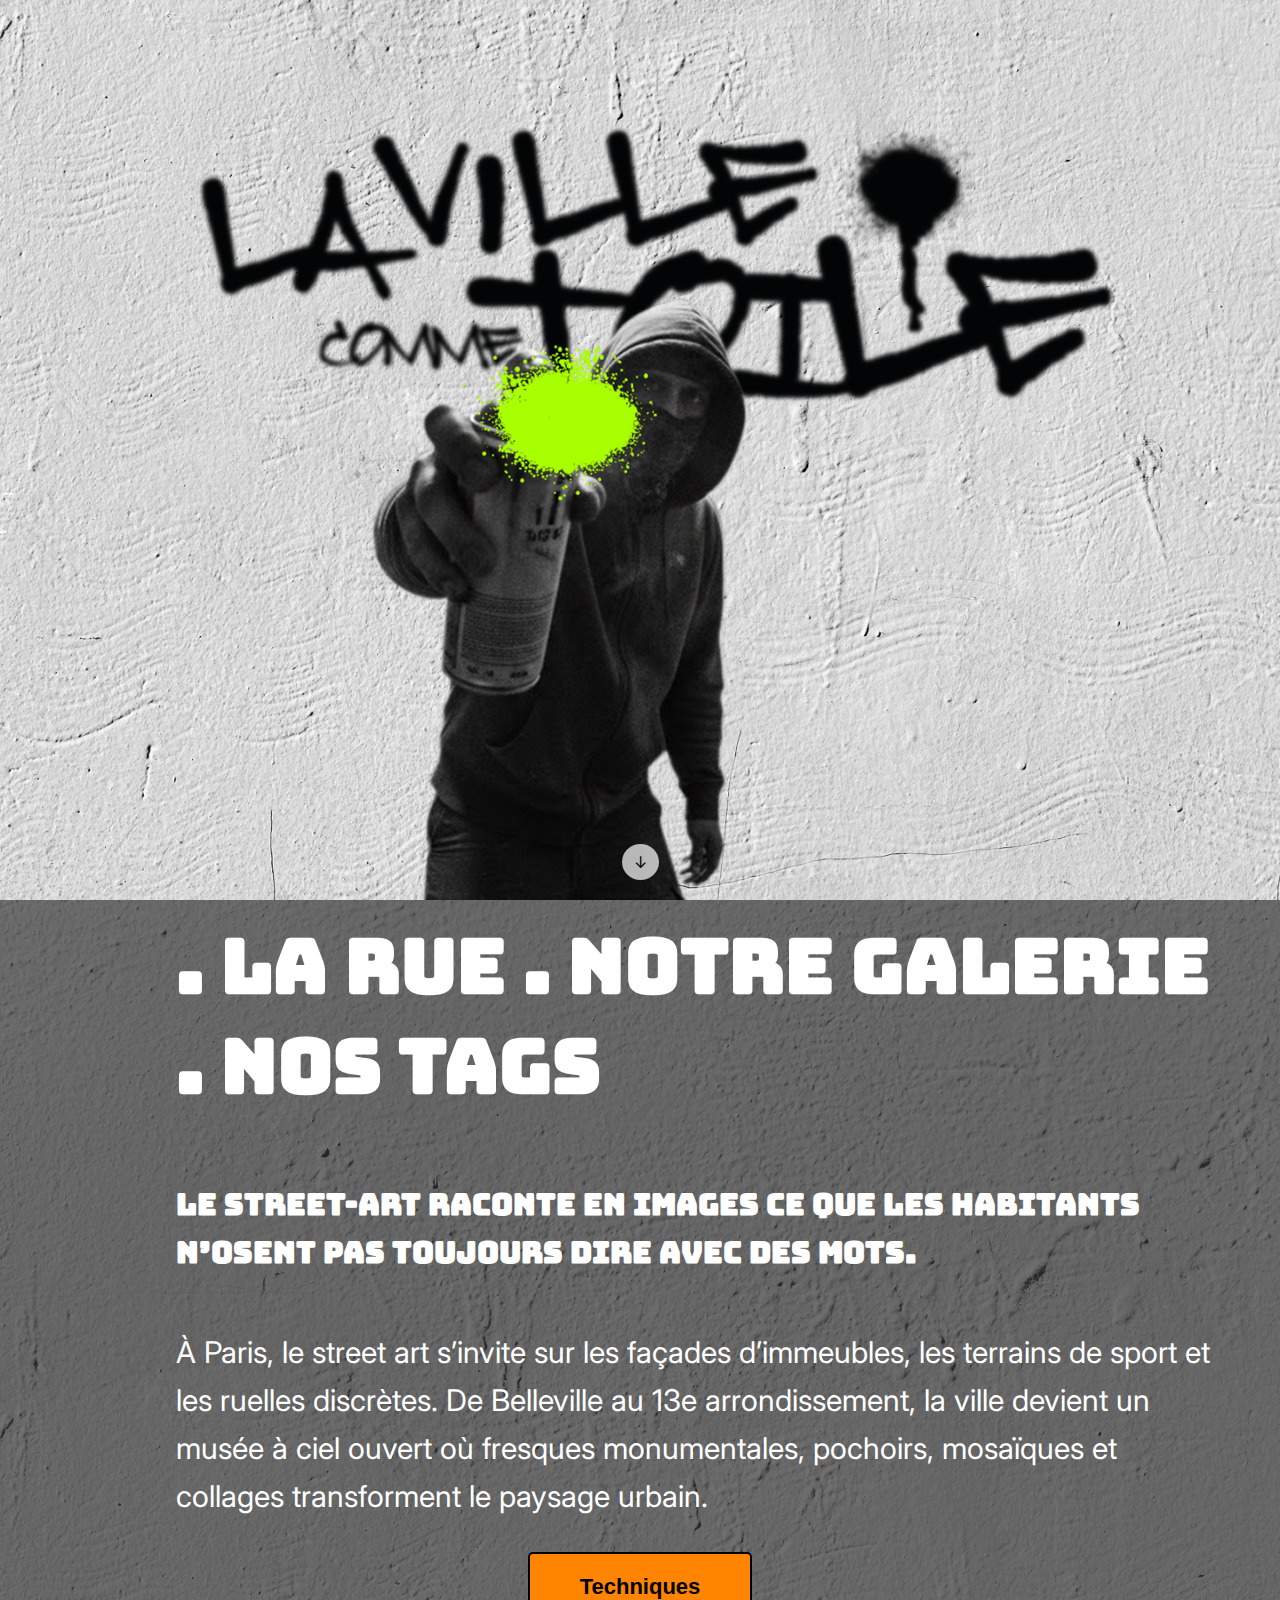
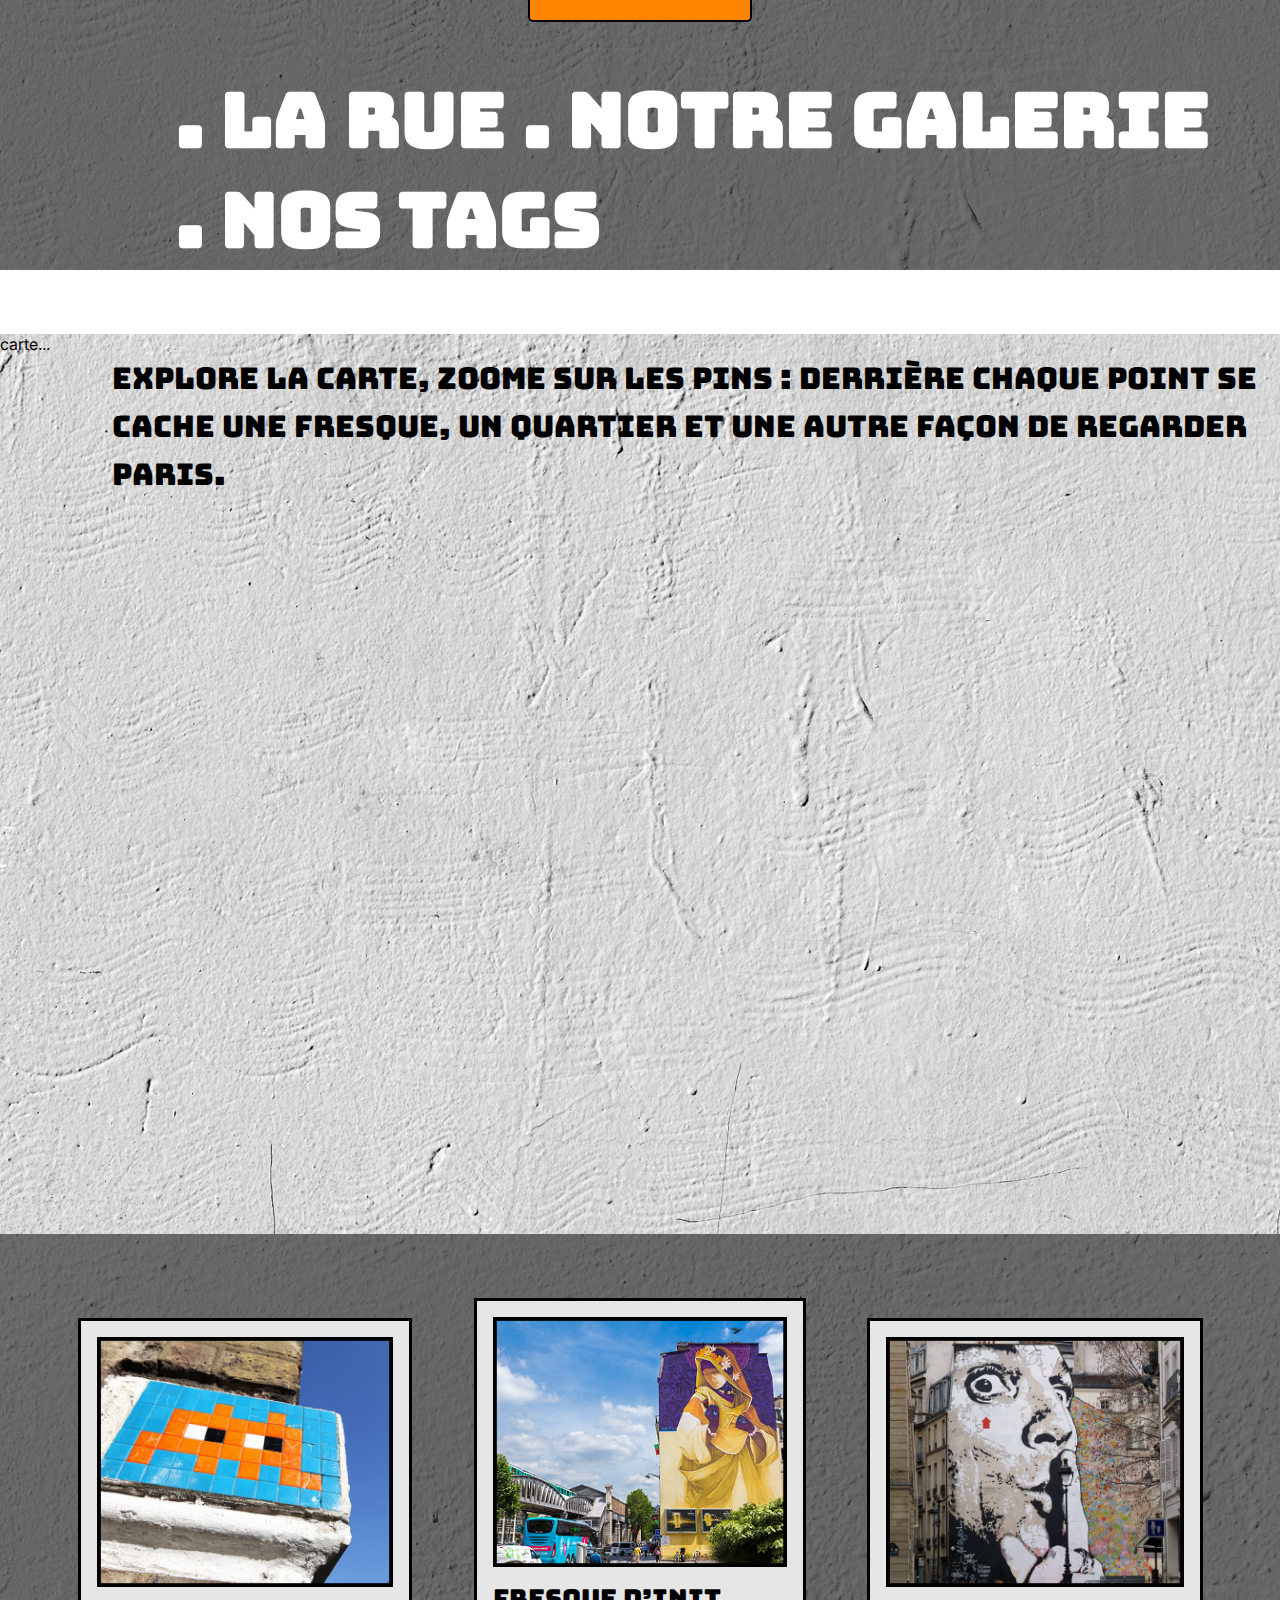
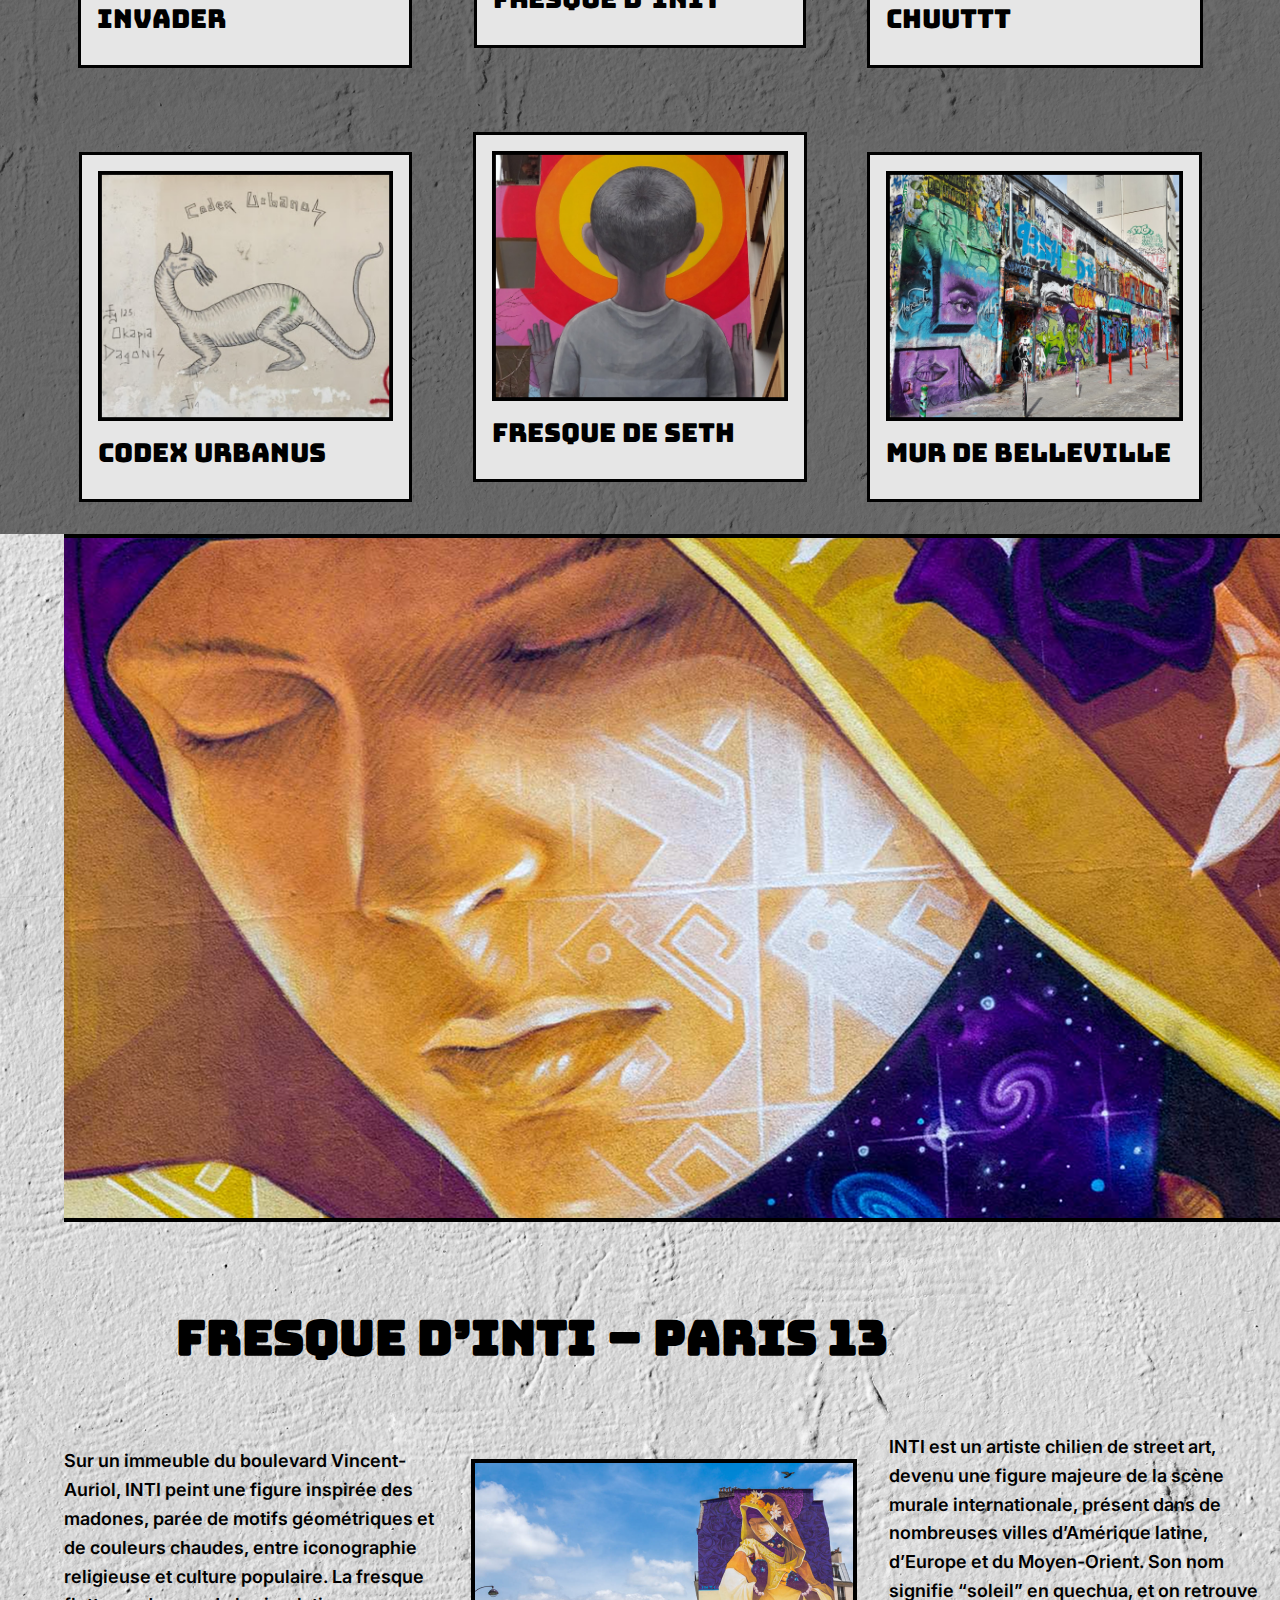
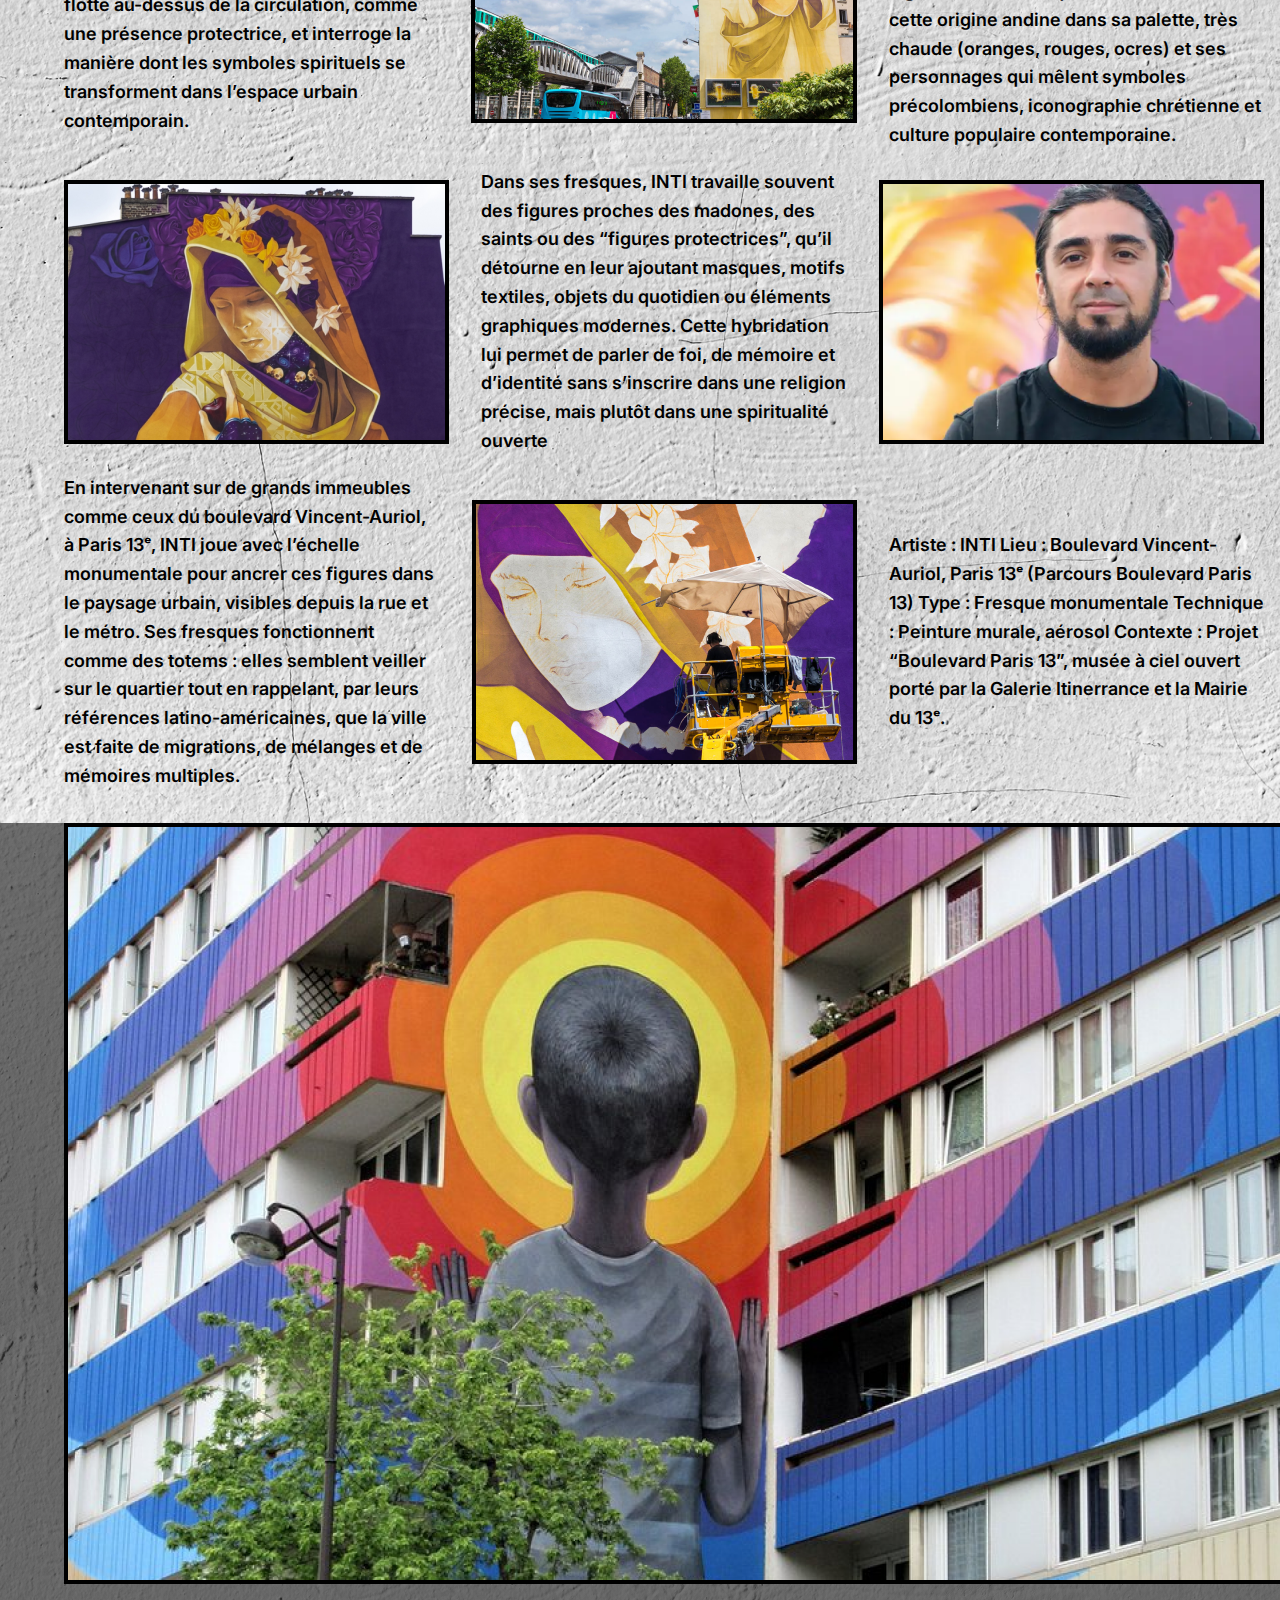
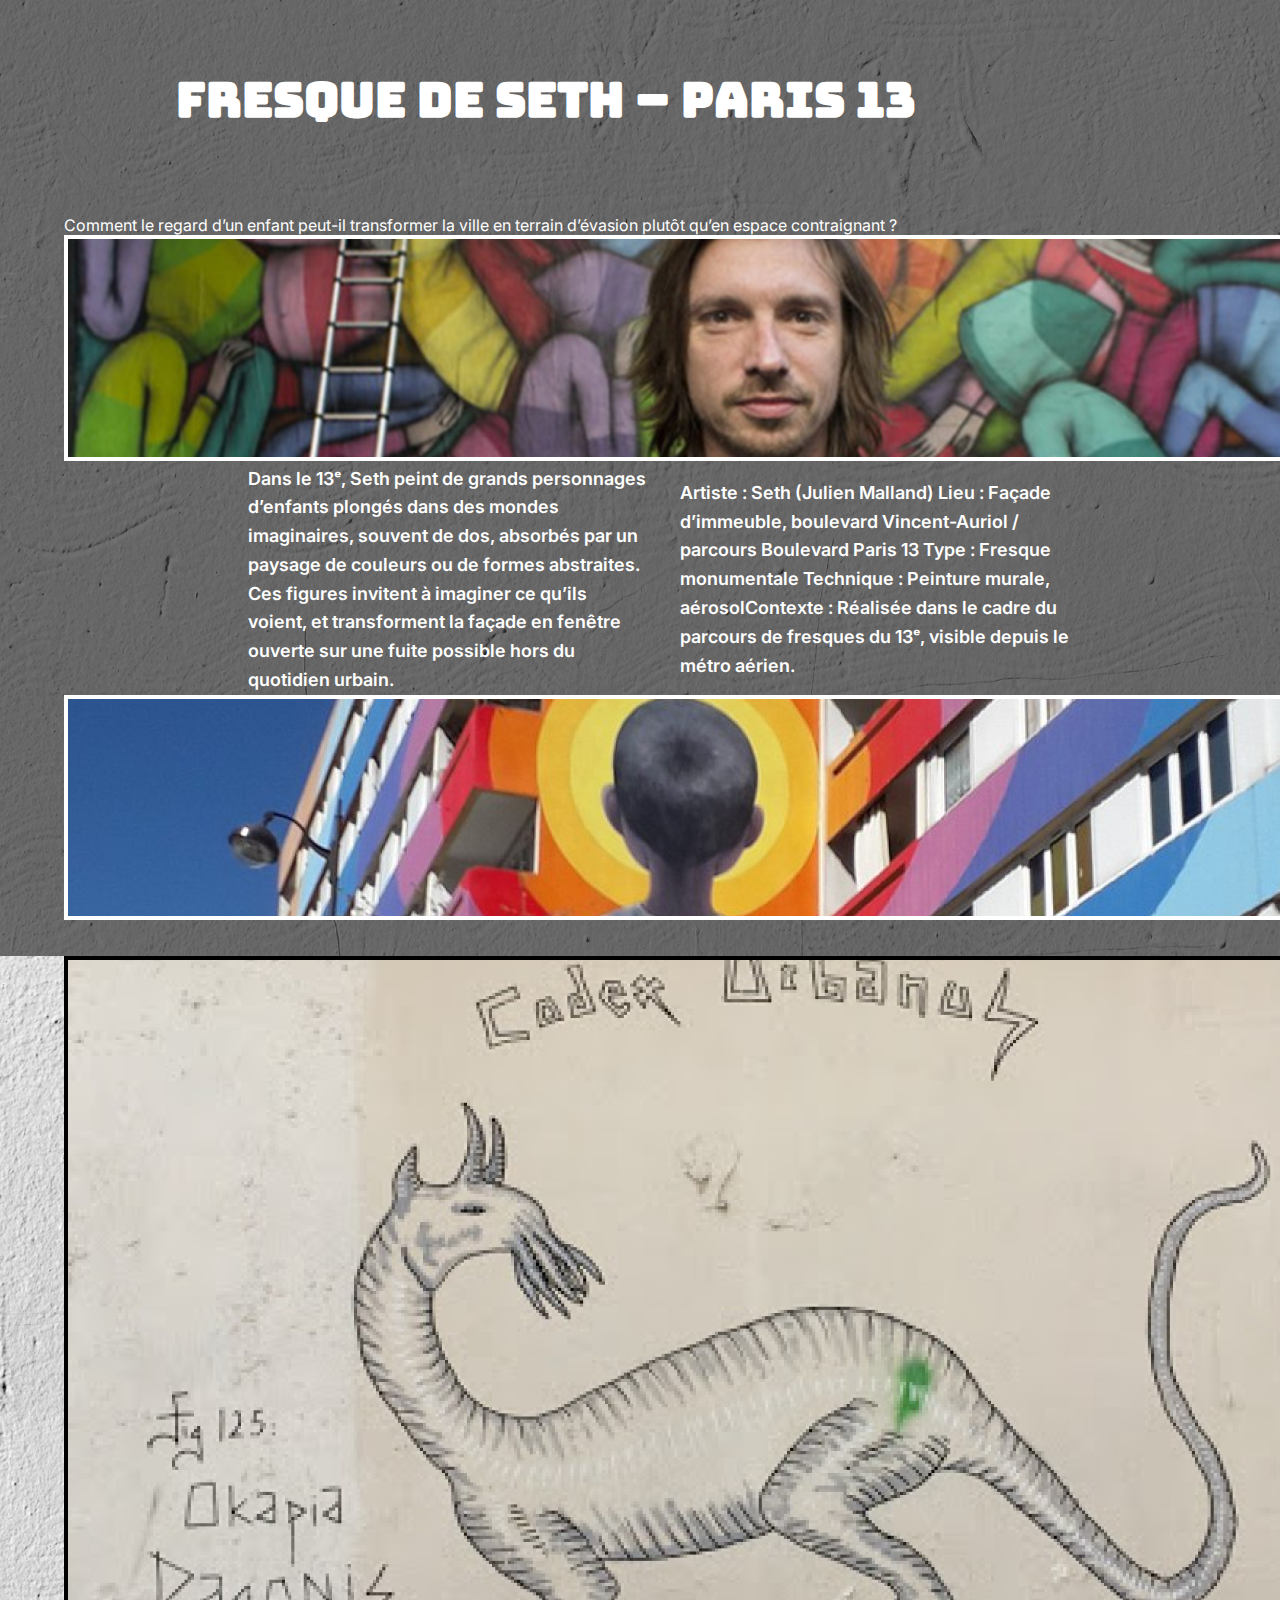
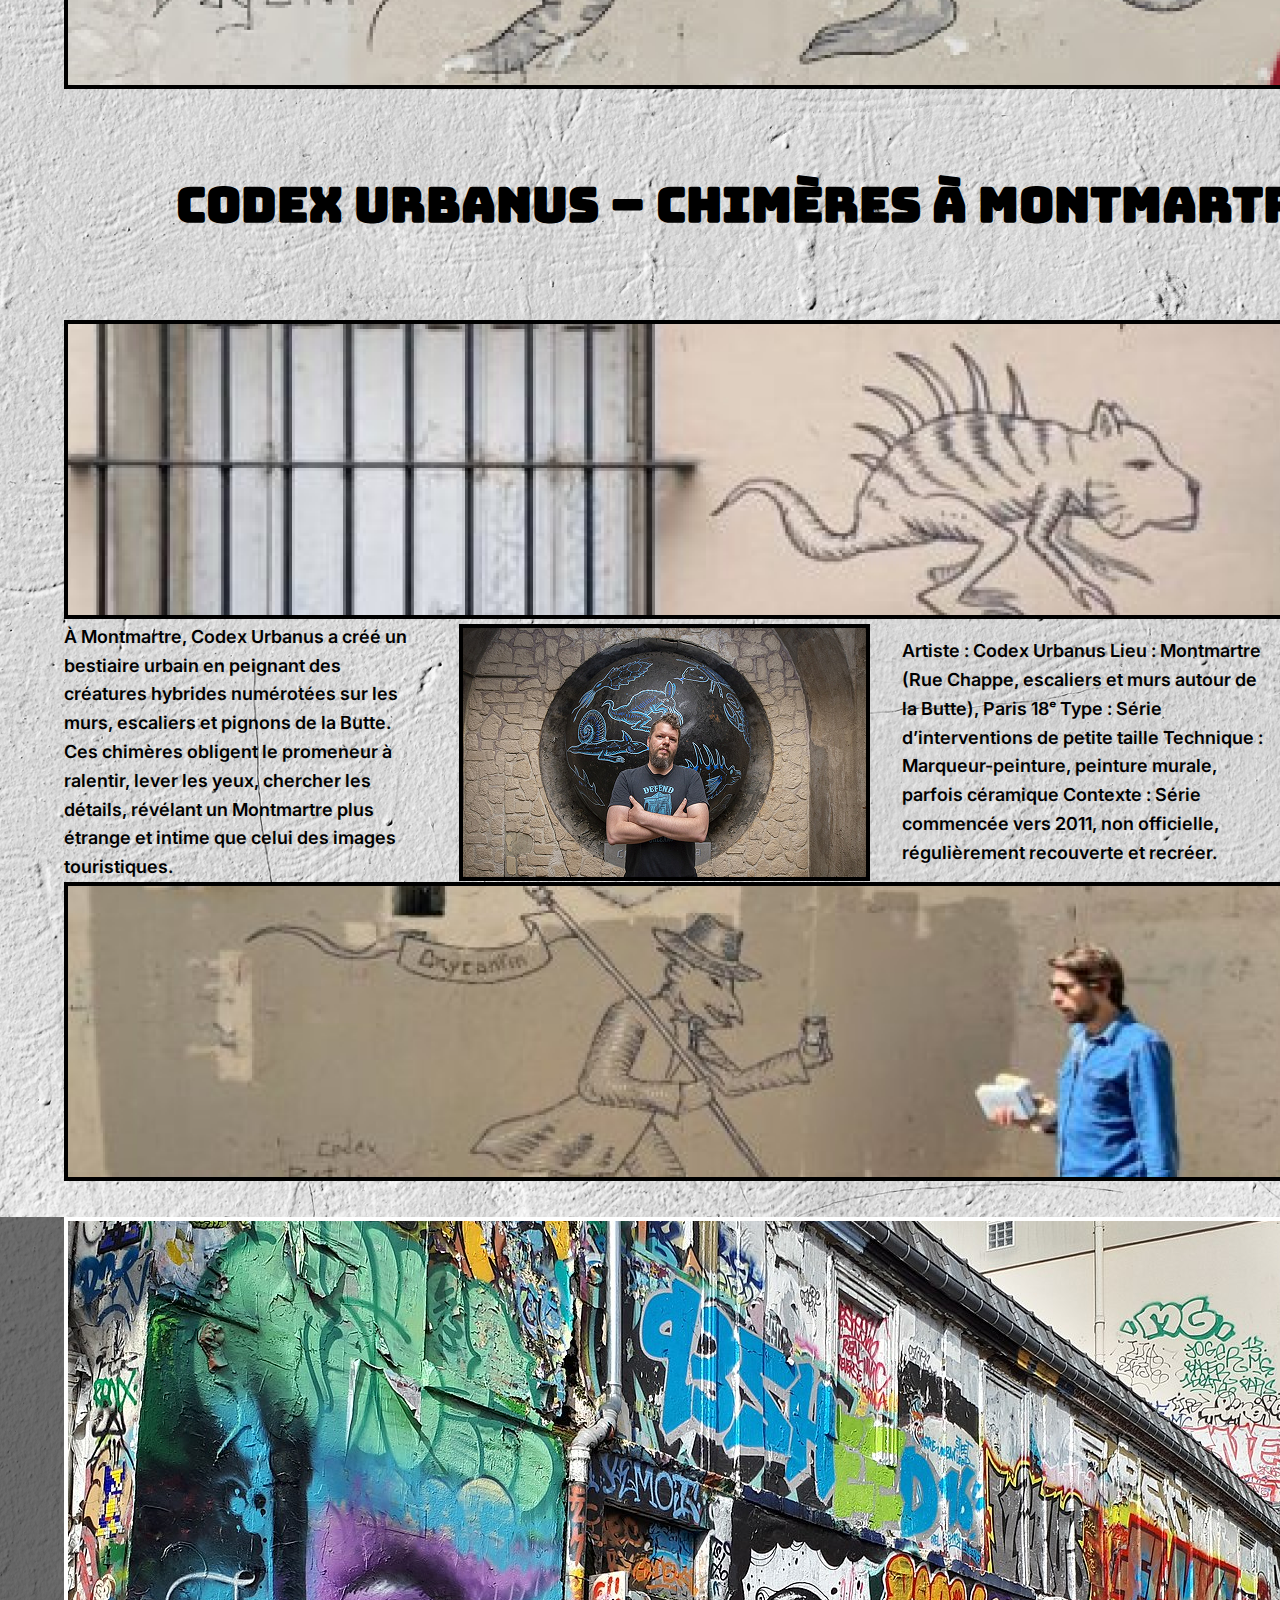
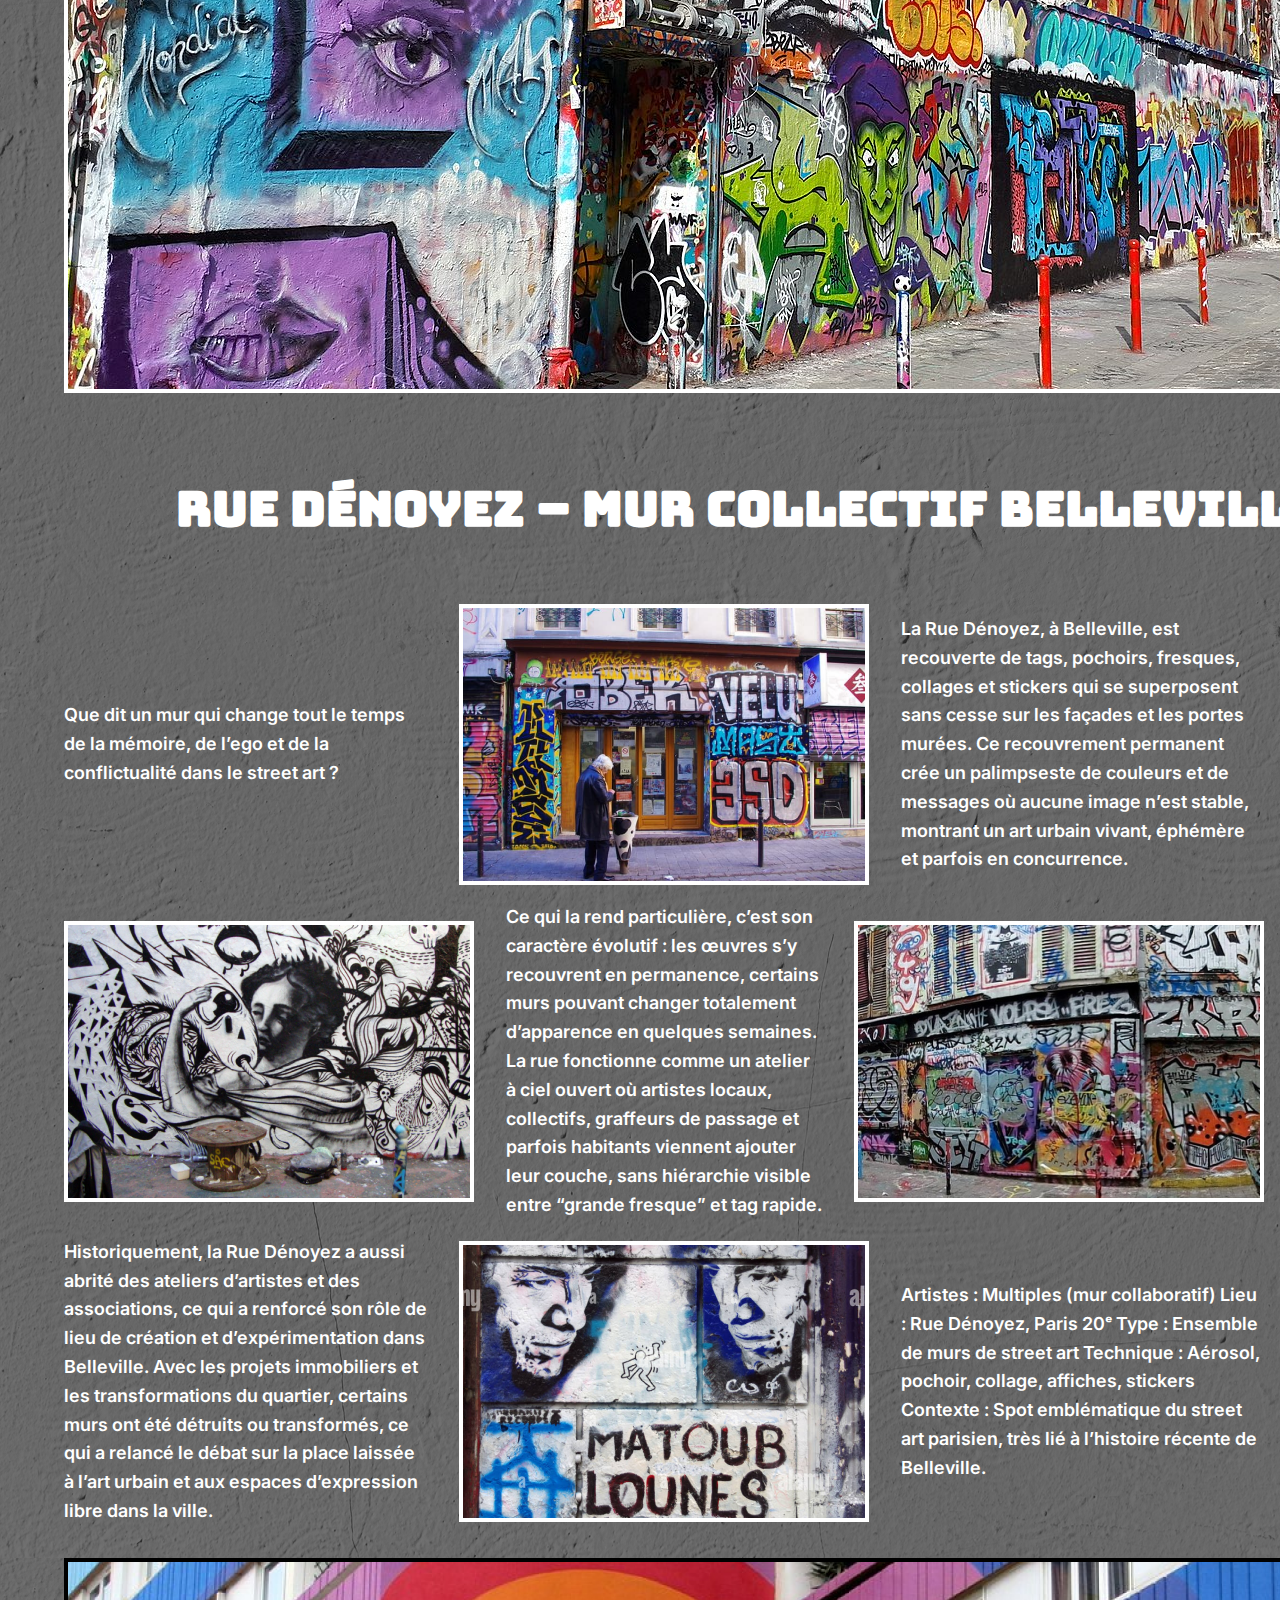
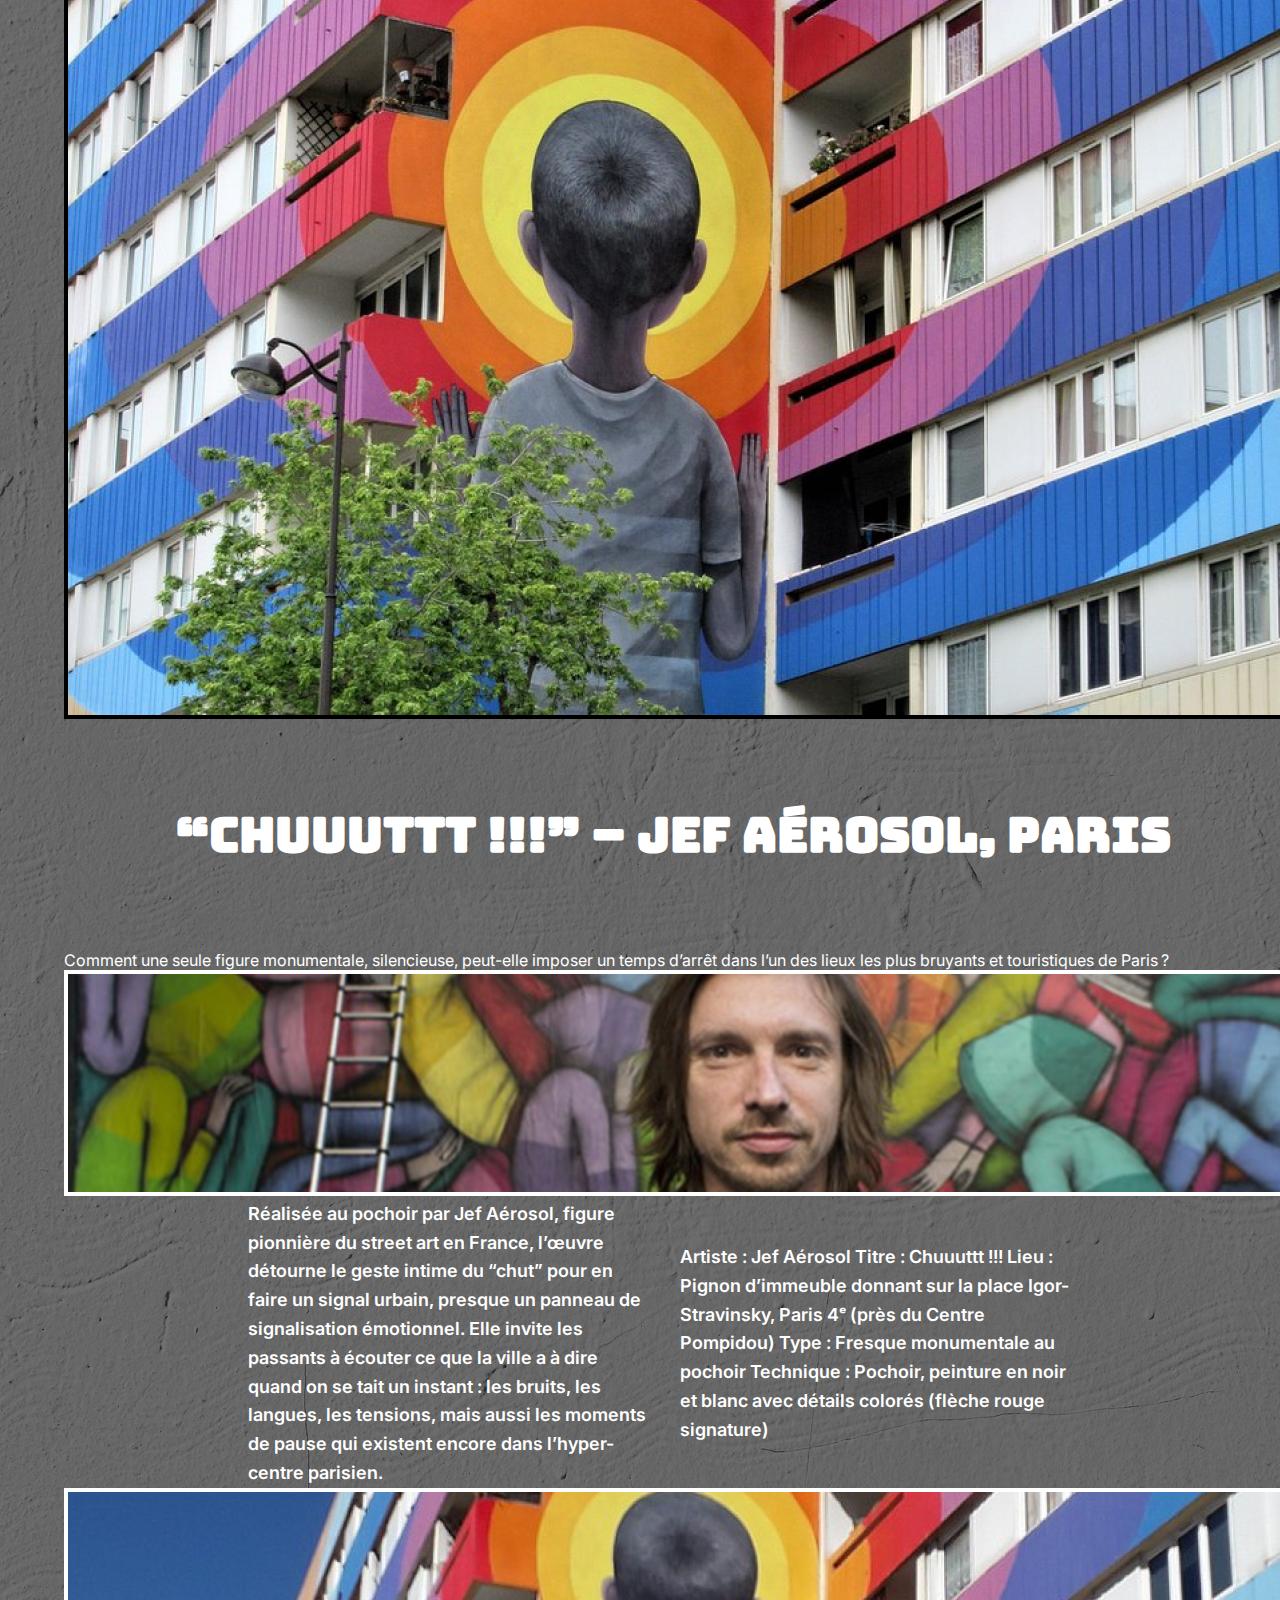
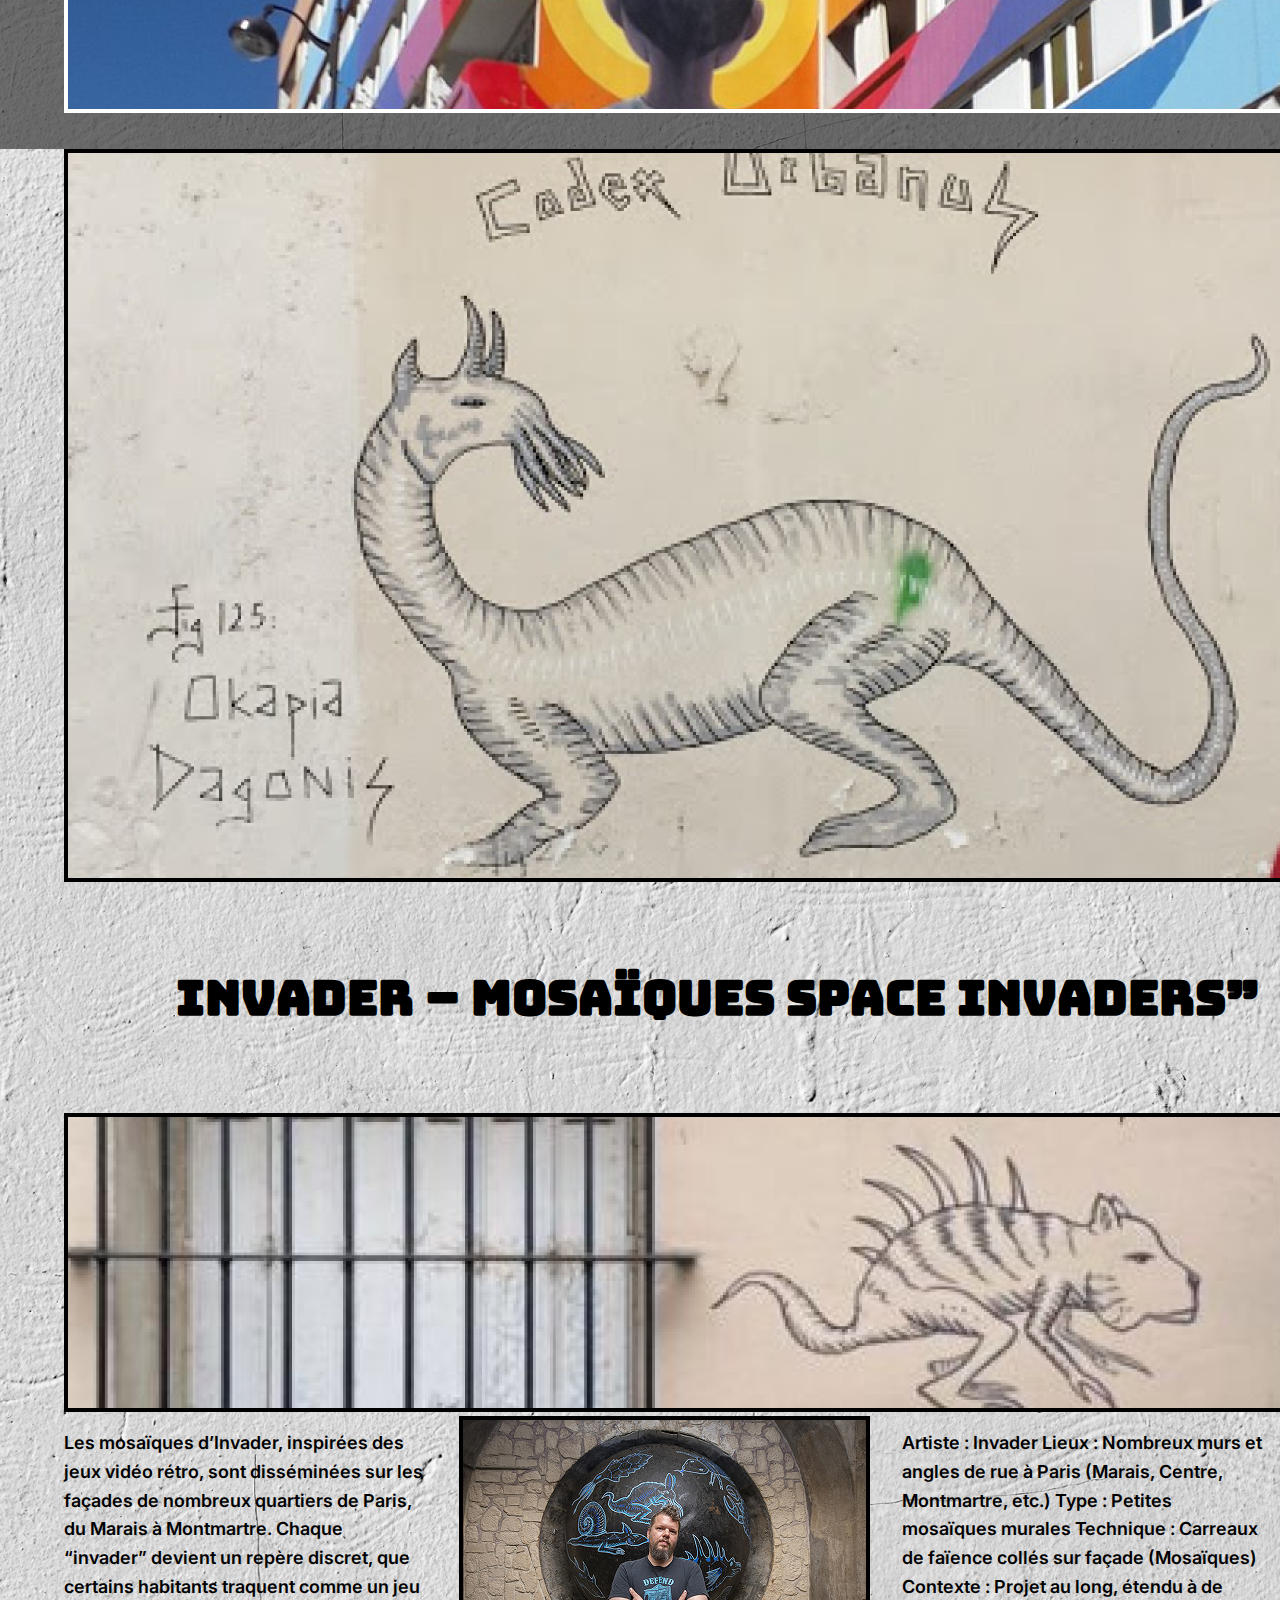
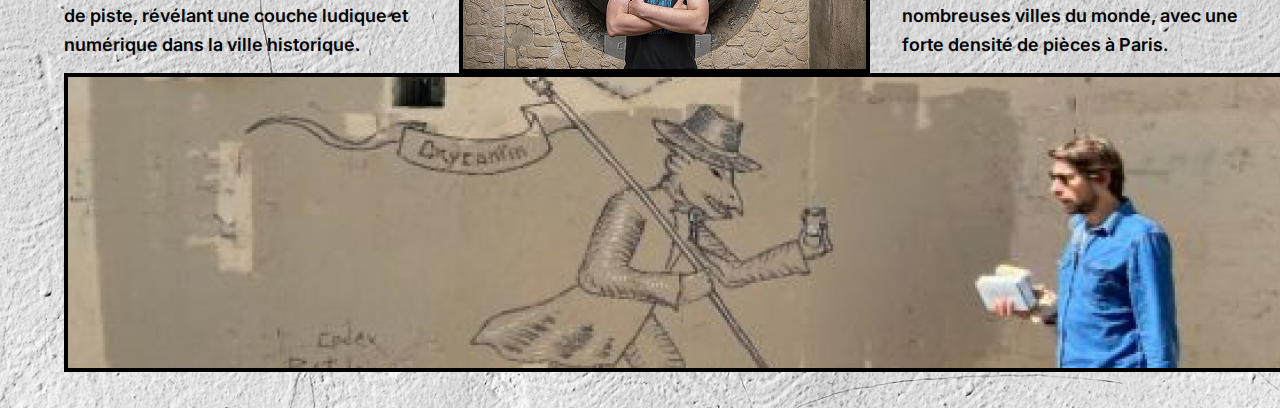
<file: parcours1.html>
<!doctype html>
<html lang="fr">
  <head>
    <meta charset="utf-8" />
    <meta name="viewport" content="width=device-width" />
    <title>Street Art</title>

    <link rel="stylesheet" href="assets/css/style.css" />
    <script src="js/script.js" defer></script>

    <link rel="preconnect" href="https://fonts.googleapis.com" />
    <link rel="preconnect" href="https://fonts.gstatic.com" crossorigin />
    <link
      href="https://fonts.googleapis.com/css2?family=Bungee&family=Inter:wght@300;400;500;600;700&display=swap"
      rel="stylesheet"
    />
  </head>

  <body>
    <section class="parcours1">
      <!-- ========== -->
      <!-- Parcours : La Ville comme Toile -->
      <!-- ========== -->
      <!-- Section 1 -->
      <section class="parcours2_section parcours2_fond_clair">
        <div class="overlay">
          <img
            src="assets/img/img_accueil_villeToile.png"
            alt="Logo La Ville comme Toile"
            class="logo_villeToileAccueil"
          />
          <div class="scroll-indicator">↓</div>
        </div>
      </section>

      <!-- Section 2 -->
      <section class="parcours1_section background-grey">
        <div>
          <h2 class="titreH2-section1-p3">
            . La rue . notre galerie . nos tags
          </h2>
          <p class="text-section1-p1 full-maj">
            Le street-Art raconte en images ce que les habitants n’osent pas
            toujours dire avec des mots.
          </p>
          <br />
          <p class="text-section1-p1">
            À Paris, le street art s’invite sur les façades d’immeubles, les
            terrains de sport et les ruelles discrètes. De Belleville au 13e
            arrondissement, la ville devient un musée à ciel ouvert où fresques
            monumentales, pochoirs, mosaïques et collages transforment le
            paysage urbain.
          </p>
          <a href="techniques.html"
            ><button class="btn-techniques">Techniques</button>
          </a>
          <h2 class="titreH2-section1-p3">
            . La rue . notre galerie . nos tags
          </h2>
        </div>
      </section>

      <!-- Section 3 -->
      <section class="parcours3_section">
        <div>
          carte...
          <p class="text-section1-p1 text-galerie_map">
            Explore la carte, zoome sur les pins : derrière chaque point se
            cache une fresque, un quartier et une autre façon de regarder Paris.
          </p>
        </div>
      </section>

      <!-- Section 4 -->
      <section class="parcours1_section section_galerie background-grey">
        <div class="galerie_map">
          <article class="card">
            <div class="card-image">
              <img src="assets/img/invaderParcours1_map.png" alt="Invader" />
            </div>

            <p class="card-title text-galerie_map">Invader</p>
          </article>
          <article class="card">
            <div class="card-image">
              <img
                src="assets/img/fresqueInitParcours1_map.png"
                alt="Invader"
              />
            </div>

            <p class="card-title text-galerie_map">Fresque d’Init</p>
          </article>
          <article class="card">
            <div class="card-image">
              <img src="assets/img/chuuutttParcours1_map.png" alt="Invader" />
            </div>

            <p class="card-title text-galerie_map">Chuuttt</p>
          </article>
          <article class="card">
            <div class="card-image">
              <img
                src="assets/img/codexUrbanusParcours1_map.png"
                alt="Invader"
              />
            </div>

            <p class="card-title text-galerie_map">Codex Urbanus</p>
          </article>
          <article class="card">
            <div class="card-image">
              <img
                src="assets/img/fresqueSethParcours1_map.png"
                alt="Invader"
              />
            </div>

            <p class="card-title text-galerie_map">Fresque de Seth</p>
          </article>
          <article class="card">
            <div class="card-image">
              <img
                src="assets/img/murBellevilleParcours1_map.png"
                alt="Invader"
              />
            </div>

            <p class="card-title text-galerie_map">Mur de Belleville</p>
          </article>
        </div>
      </section>

      <!-- Section 5 -->
      <section class="parcours1_section">
        <img
          src="assets/img/fresqueInti_full.png"
          alt=""
          class="fresqueIntiFull"
        />
        <h3 class="titreH3-p1">Fresque d’INTI – Paris 13</h3>
        <div class="p3-stack">
          <div class="p3-row">
            <p class="p3-text">
              Sur un immeuble du boulevard Vincent-Auriol, INTI peint une figure
              inspirée des madones, parée de motifs géométriques et de couleurs
              chaudes, entre iconographie religieuse et culture populaire. La
              fresque flotte au-dessus de la circulation, comme une présence
              protectrice, et interroge la manière dont les symboles spirituels
              se transforment dans l’espace urbain contemporain.
            </p>
            <img
              src="assets/img/fresqueInti_vueRue.png"
              alt=""
              class="p3-image"
            />
            <p class="p3-text">
              INTI est un artiste chilien de street art, devenu une figure
              majeure de la scène murale internationale, présent dans de
              nombreuses villes d’Amérique latine, d’Europe et du Moyen-Orient.
              Son nom signifie “soleil” en quechua, et on retrouve cette origine
              andine dans sa palette, très chaude (oranges, rouges, ocres) et
              ses personnages qui mêlent symboles précolombiens, iconographie
              chrétienne et culture populaire contemporaine.
            </p>
          </div>

          <div class="p3-row reverse">
            <img
              src="assets/img/fresqueInti_vueRueZoom.png"
              alt=""
              class="p3-image"
            />
            <p class="p3-text">
              Dans ses fresques, INTI travaille souvent des figures proches des
              madones, des saints ou des “figures protectrices”, qu’il détourne
              en leur ajoutant masques, motifs textiles, objets du quotidien ou
              éléments graphiques modernes. Cette hybridation lui permet de
              parler de foi, de mémoire et d’identité sans s’inscrire dans une
              religion précise, mais plutôt dans une spiritualité ouverte
            </p>
            <img
              src="assets/img/fresqueInti_artiste.png"
              alt=""
              class="p3-image"
            />
          </div>

          <div class="p3-row">
            <p class="p3-text">
              En intervenant sur de grands immeubles comme ceux du boulevard
              Vincent-Auriol, à Paris 13ᵉ, INTI joue avec l’échelle monumentale
              pour ancrer ces figures dans le paysage urbain, visibles depuis la
              rue et le métro. Ses fresques fonctionnent comme des totems :
              elles semblent veiller sur le quartier tout en rappelant, par
              leurs références latino-américaines, que la ville est faite de
              migrations, de mélanges et de mémoires multiples.
            </p>
            <img
              src="assets/img/fresqueInti_developpement.png"
              alt=""
              class="p3-image"
            />
            <p class="p3-text">
              Artiste : INTI​ Lieu : Boulevard Vincent-Auriol, Paris 13ᵉ
              (Parcours Boulevard Paris 13)​ Type : Fresque monumentale
              Technique : Peinture murale, aérosol​ Contexte : Projet “Boulevard
              Paris 13”, musée à ciel ouvert porté par la Galerie Itinerrance et
              la Mairie du 13ᵉ.
            </p>
          </div>
        </div>
      </section>

      <!-- Section 6 -->
      <section class="parcours1_section background-grey">
        <img
          src="assets/img/fresqueSeth_full.png"
          alt=""
          class="fresqueIntiFull"
        />
        <h3 class="titreH3-p1">Fresque de SETH – Paris 13</h3>
        <br />
        <p>
          Comment le regard d’un enfant peut-il transformer la ville en terrain
          d’évasion plutôt qu’en espace contraignant ?
        </p>
        <div class="p3-stack">
          <div class="p3-scene-vertical">
            <img src="assets/img/fresqueSeth_1.png" alt="" class="p3-image" />

            <div class="p3-row">
              <p class="p3-text">
                Dans le 13ᵉ, Seth peint de grands personnages d’enfants plongés
                dans des mondes imaginaires, souvent de dos, absorbés par un
                paysage de couleurs ou de formes abstraites. Ces figures
                invitent à imaginer ce qu’ils voient, et transforment la façade
                en fenêtre ouverte sur une fuite possible hors du quotidien
                urbain.
              </p>
              <p class="p3-text">
                Artiste : Seth (Julien Malland)​ Lieu : Façade d’immeuble,
                boulevard Vincent-Auriol / parcours Boulevard Paris 13​ Type :
                Fresque monumentale Technique : Peinture murale, aérosol​
                Contexte : Réalisée dans le cadre du parcours de fresques du
                13ᵉ, visible depuis le métro aérien.​
              </p>
            </div>

            <img src="assets/img/fresqueSeth_2.png" alt="" class="p3-image" />
          </div>
        </div>
      </section>

      <!-- Section 7 -->
      <section class="parcours1_section">
        <img
          src="assets/img/codexUrbanus_full.png"
          alt=""
          class="fresqueIntiFull"
        />
        <h3 class="titreH3-p1">Codex Urbanus – Chimères à Montmartre</h3>
        <br />
        <div class="p3-stack">
          <div class="p3-scene-vertical">
            <img src="assets/img/codexUrbanus_1.png" alt="" class="p3-image" />

            <div class="p3-row">
              <p class="p3-text">
                À Montmartre, Codex Urbanus a créé un bestiaire urbain en
                peignant des créatures hybrides numérotées sur les murs,
                escaliers et pignons de la Butte. Ces chimères obligent le
                promeneur à ralentir, lever les yeux, chercher les détails,
                révélant un Montmartre plus étrange et intime que celui des
                images touristiques.
              </p>
              <img
                src="assets/img/codexUrbanus_2.png"
                alt=""
                class="p3-image center"
              />
              <p class="p3-text">
                Artiste : Codex Urbanus​ Lieu : Montmartre (Rue Chappe,
                escaliers et murs autour de la Butte), Paris 18ᵉ​ Type : Série
                d’interventions de petite taille Technique : Marqueur-peinture,
                peinture murale, parfois céramique​ Contexte : Série commencée
                vers 2011, non officielle, régulièrement recouverte et recréer.​
              </p>
            </div>

            <img src="assets/img/codexUrbanus_3.png" alt="" class="p3-image" />
          </div>
        </div>
      </section>

      <!-- Section 8 -->
      <section class="parcours1_section background-grey">
        <img
          src="assets/img/murDenoyer_full.png"
          alt=""
          class="fresqueIntiFull"
        />
        <h3 class="titreH3-p1">Rue Dénoyez – Mur collectif Belleville</h3>
        <div class="p3-stack">
          <div class="p3-row">
            <p class="p3-text">
              Que dit un mur qui change tout le temps de la mémoire, de l’ego et
              de la conflictualité dans le street art ?
            </p>
            <img src="assets/img/murDenoyer_1.png" alt="" class="p3-image" />
            <p class="p3-text">
              La Rue Dénoyez, à Belleville, est recouverte de tags, pochoirs,
              fresques, collages et stickers qui se superposent sans cesse sur
              les façades et les portes murées. Ce recouvrement permanent crée
              un palimpseste de couleurs et de messages où aucune image n’est
              stable, montrant un art urbain vivant, éphémère et parfois en
              concurrence.
            </p>
          </div>

          <div class="p3-row reverse">
            <img src="assets/img/murDenoyer_2.png" alt="" class="p3-image" />
            <p class="p3-text">
              Ce qui la rend particulière, c’est son caractère évolutif : les
              œuvres s’y recouvrent en permanence, certains murs pouvant changer
              totalement d’apparence en quelques semaines. La rue fonctionne
              comme un atelier à ciel ouvert où artistes locaux, collectifs,
              graffeurs de passage et parfois habitants viennent ajouter leur
              couche, sans hiérarchie visible entre “grande fresque” et tag
              rapide.​
            </p>
            <img src="assets/img/murDenoyer_3.png" alt="" class="p3-image" />
          </div>

          <div class="p3-row">
            <p class="p3-text">
              Historiquement, la Rue Dénoyez a aussi abrité des ateliers
              d’artistes et des associations, ce qui a renforcé son rôle de lieu
              de création et d’expérimentation dans Belleville. Avec les projets
              immobiliers et les transformations du quartier, certains murs ont
              été détruits ou transformés, ce qui a relancé le débat sur la
              place laissée à l’art urbain et aux espaces d’expression libre
              dans la ville.
            </p>
            <img src="assets/img/murDenoyer_4.png" alt="" class="p3-image" />
            <p class="p3-text">
              Artistes : Multiples (mur collaboratif)​ Lieu : Rue Dénoyez, Paris
              20ᵉ​ Type : Ensemble de murs de street art Technique : Aérosol,
              pochoir, collage, affiches, stickers​ Contexte : Spot emblématique
              du street art parisien, très lié à l’histoire récente de
              Belleville.
            </p>
          </div>
        </div>
      </section>

      <!-- Section 9 -->
      <section class="parcours1_section background-grey">
        <img
          src="assets/img/fresqueSeth_full.png"
          alt=""
          class="fresqueIntiFull"
        />
        <h3 class="titreH3-p1">“Chuuuttt !!!” – Jef Aérosol, Paris</h3>
        <br />
        <p>
          Comment une seule figure monumentale, silencieuse, peut-elle imposer
          un temps d’arrêt dans l’un des lieux les plus bruyants et touristiques
          de Paris ?
        </p>
        <div class="p3-stack">
          <div class="p3-scene-vertical">
            <img src="assets/img/fresqueSeth_1.png" alt="" class="p3-image" />

            <div class="p3-row">
              <p class="p3-text">
                Réalisée au pochoir par Jef Aérosol, figure pionnière du street
                art en France, l’œuvre détourne le geste intime du “chut” pour
                en faire un signal urbain, presque un panneau de signalisation
                émotionnel. Elle invite les passants à écouter ce que la ville a
                à dire quand on se tait un instant : les bruits, les langues,
                les tensions, mais aussi les moments de pause qui existent
                encore dans l’hyper-centre parisien.
              </p>
              <p class="p3-text">
                Artiste : Jef Aérosol​ Titre : Chuuuttt !!!​ Lieu : Pignon
                d’immeuble donnant sur la place Igor-Stravinsky, Paris 4ᵉ (près
                du Centre Pompidou)​ Type : Fresque monumentale au pochoir
                Technique : Pochoir, peinture en noir et blanc avec détails
                colorés (flèche rouge signature)​
              </p>
            </div>

            <img src="assets/img/fresqueSeth_2.png" alt="" class="p3-image" />
          </div>
        </div>
      </section>

      <!-- Section 10 -->
      <section class="parcours1_section">
        <img
          src="assets/img/codexUrbanus_full.png"
          alt=""
          class="fresqueIntiFull"
        />
        <h3 class="titreH3-p1">Invader – Mosaïques Space Invaders”</h3>
        <br />
        <div class="p3-stack">
          <div class="p3-scene-vertical">
            <img src="assets/img/codexUrbanus_1.png" alt="" class="p3-image" />

            <div class="p3-row">
              <p class="p3-text">
                Les mosaïques d’Invader, inspirées des jeux vidéo rétro, sont
                disséminées sur les façades de nombreux quartiers de Paris, du
                Marais à Montmartre. Chaque “invader” devient un repère discret,
                que certains habitants traquent comme un jeu de piste, révélant
                une couche ludique et numérique dans la ville historique.
              </p>
              <img
                src="assets/img/codexUrbanus_2.png"
                alt=""
                class="p3-image center"
              />
              <p class="p3-text">
                Artiste : Invader​ Lieux : Nombreux murs et angles de rue à
                Paris (Marais, Centre, Montmartre, etc.)​ Type : Petites
                mosaïques murales Technique : Carreaux de faïence collés sur
                façade​ (Mosaïques) Contexte : Projet au long, étendu à de
                nombreuses villes du monde, avec une forte densité de pièces à
                Paris.​
              </p>
            </div>

            <img src="assets/img/codexUrbanus_3.png" alt="" class="p3-image" />
          </div>
        </div>
      </section>
    </section>
  </body>
</html>
</file>
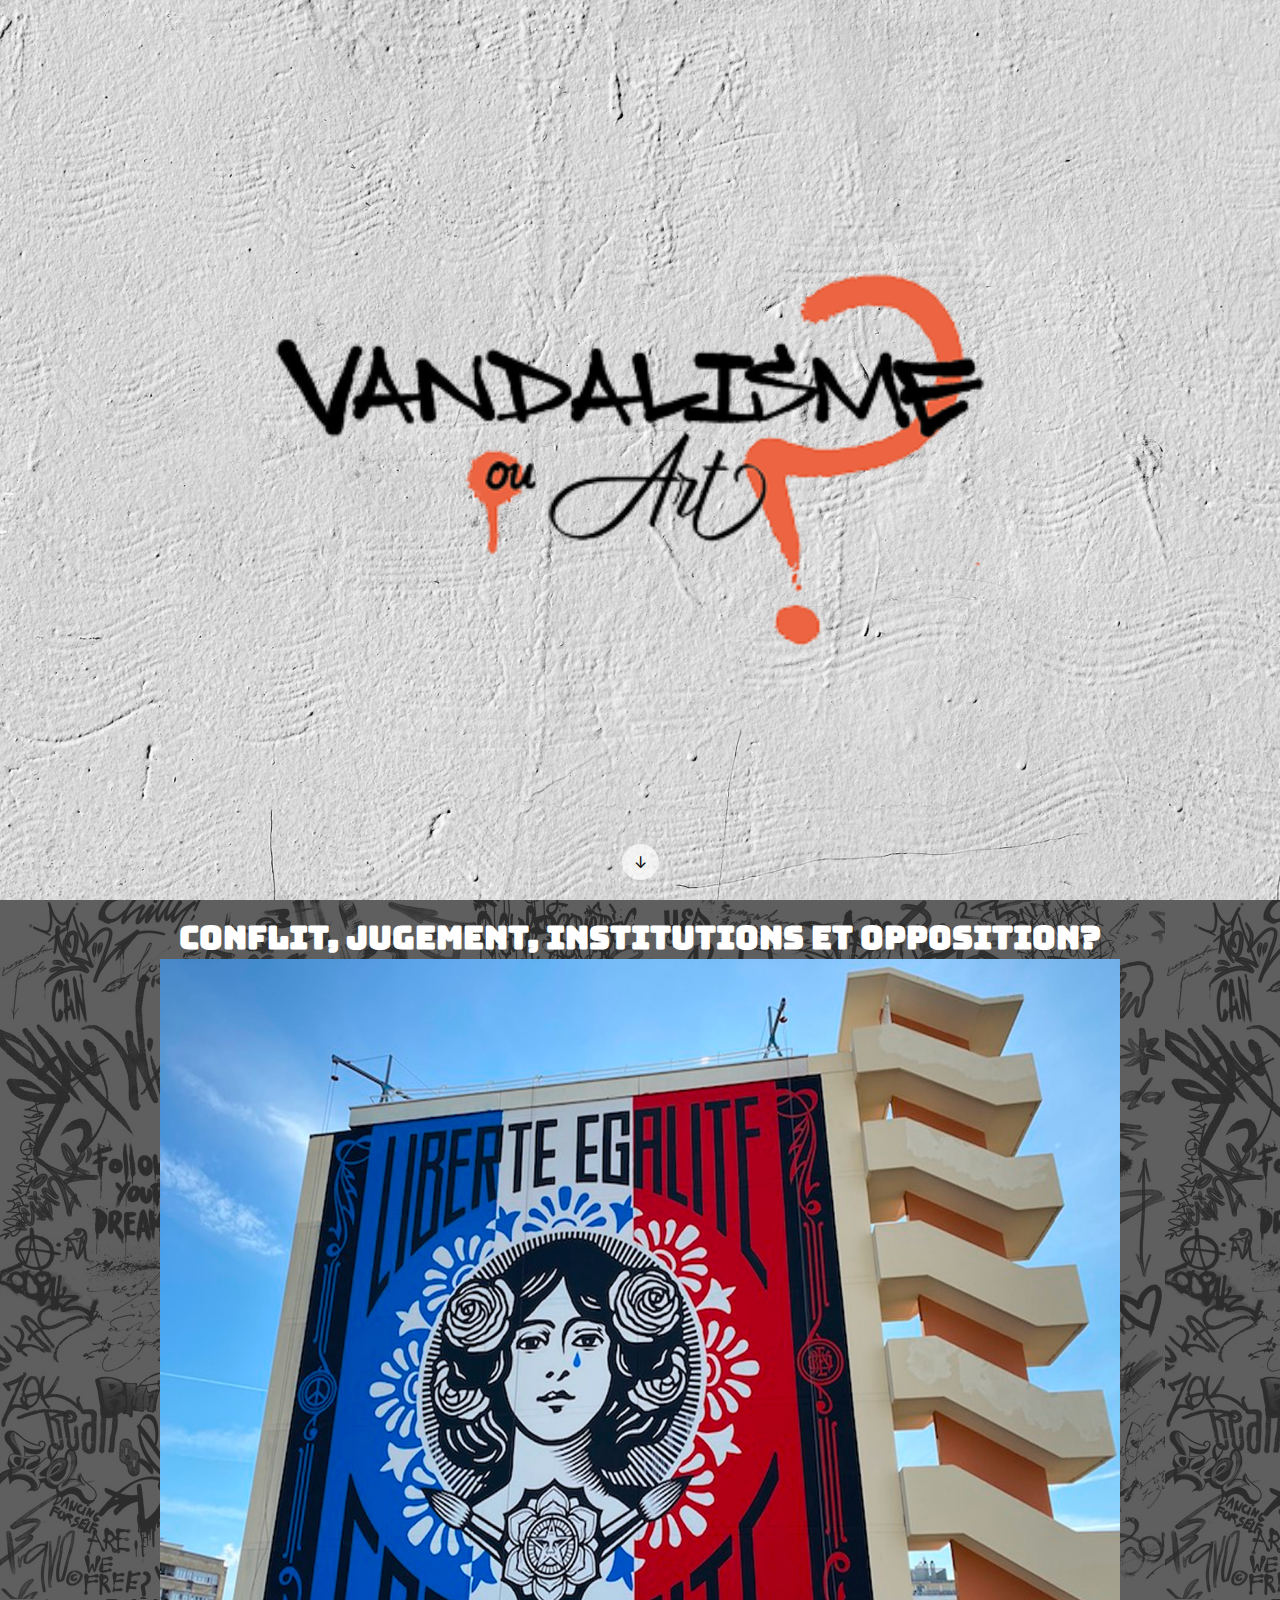
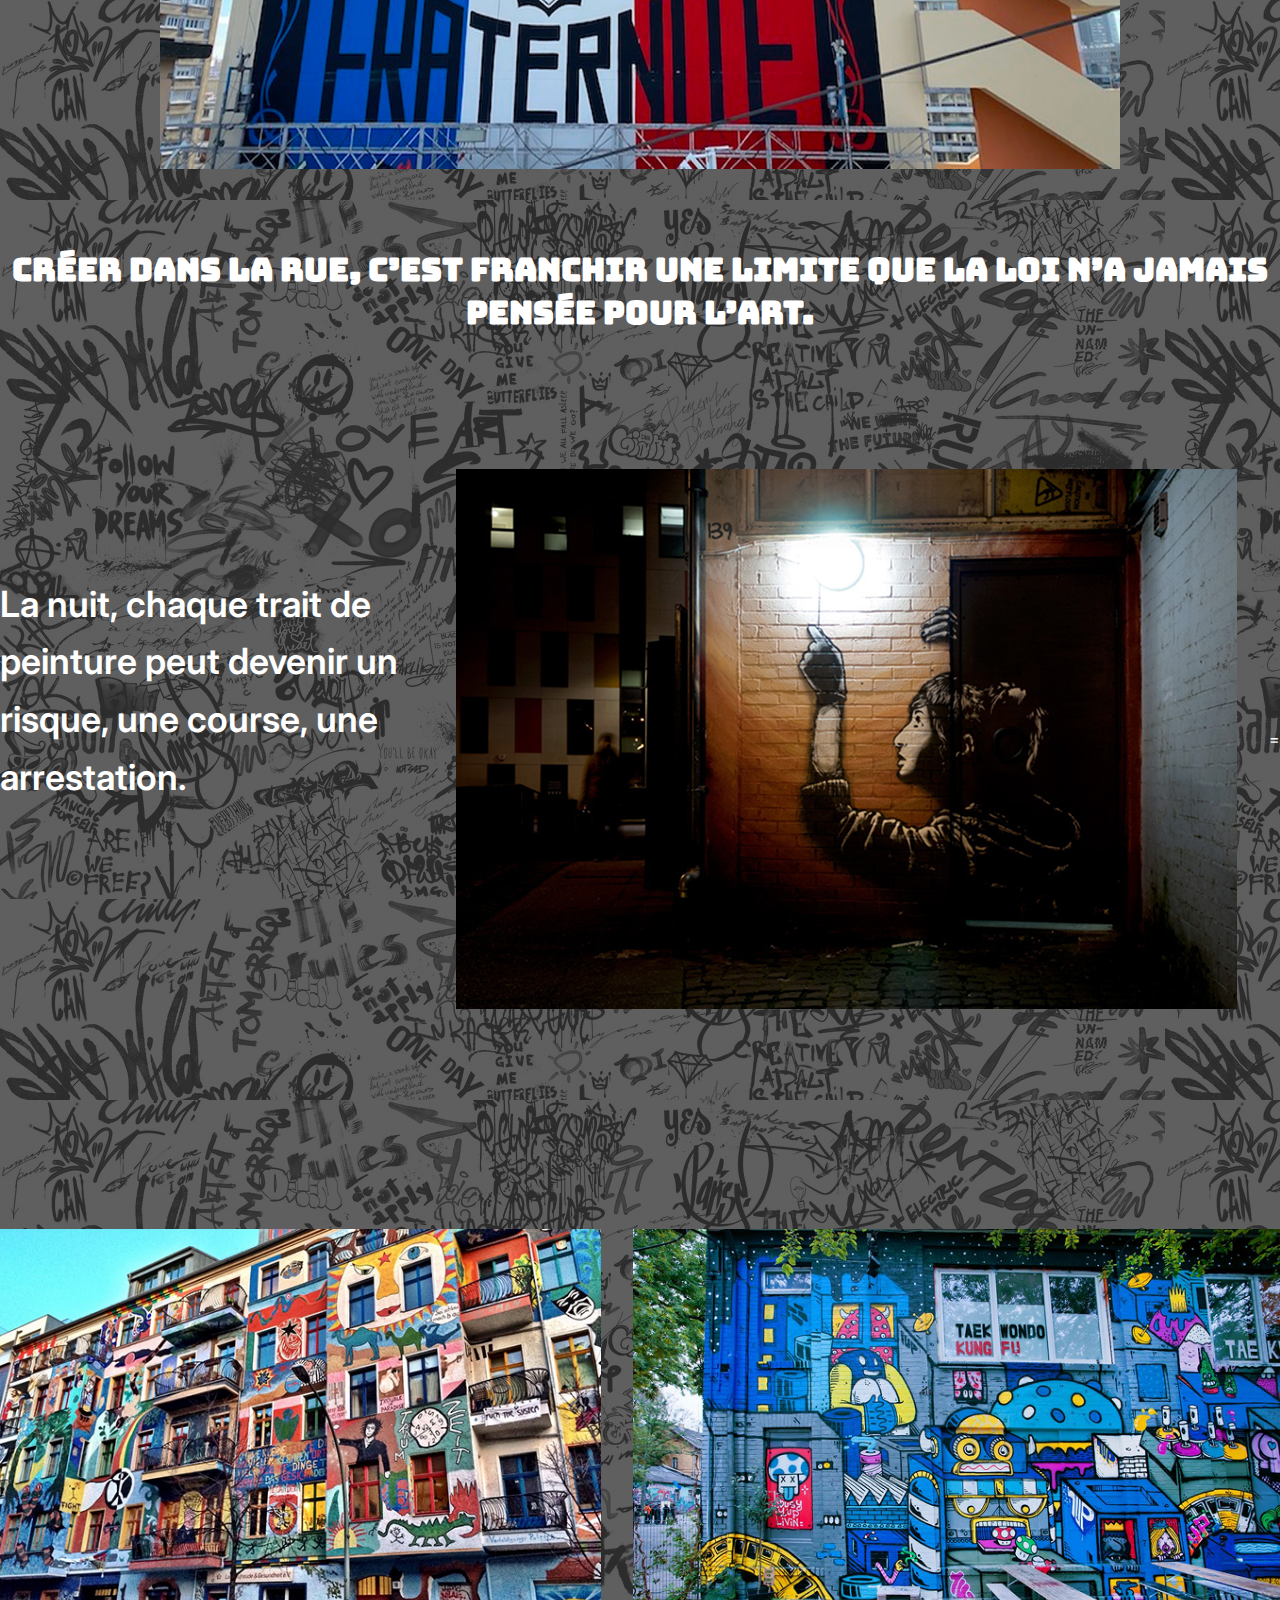
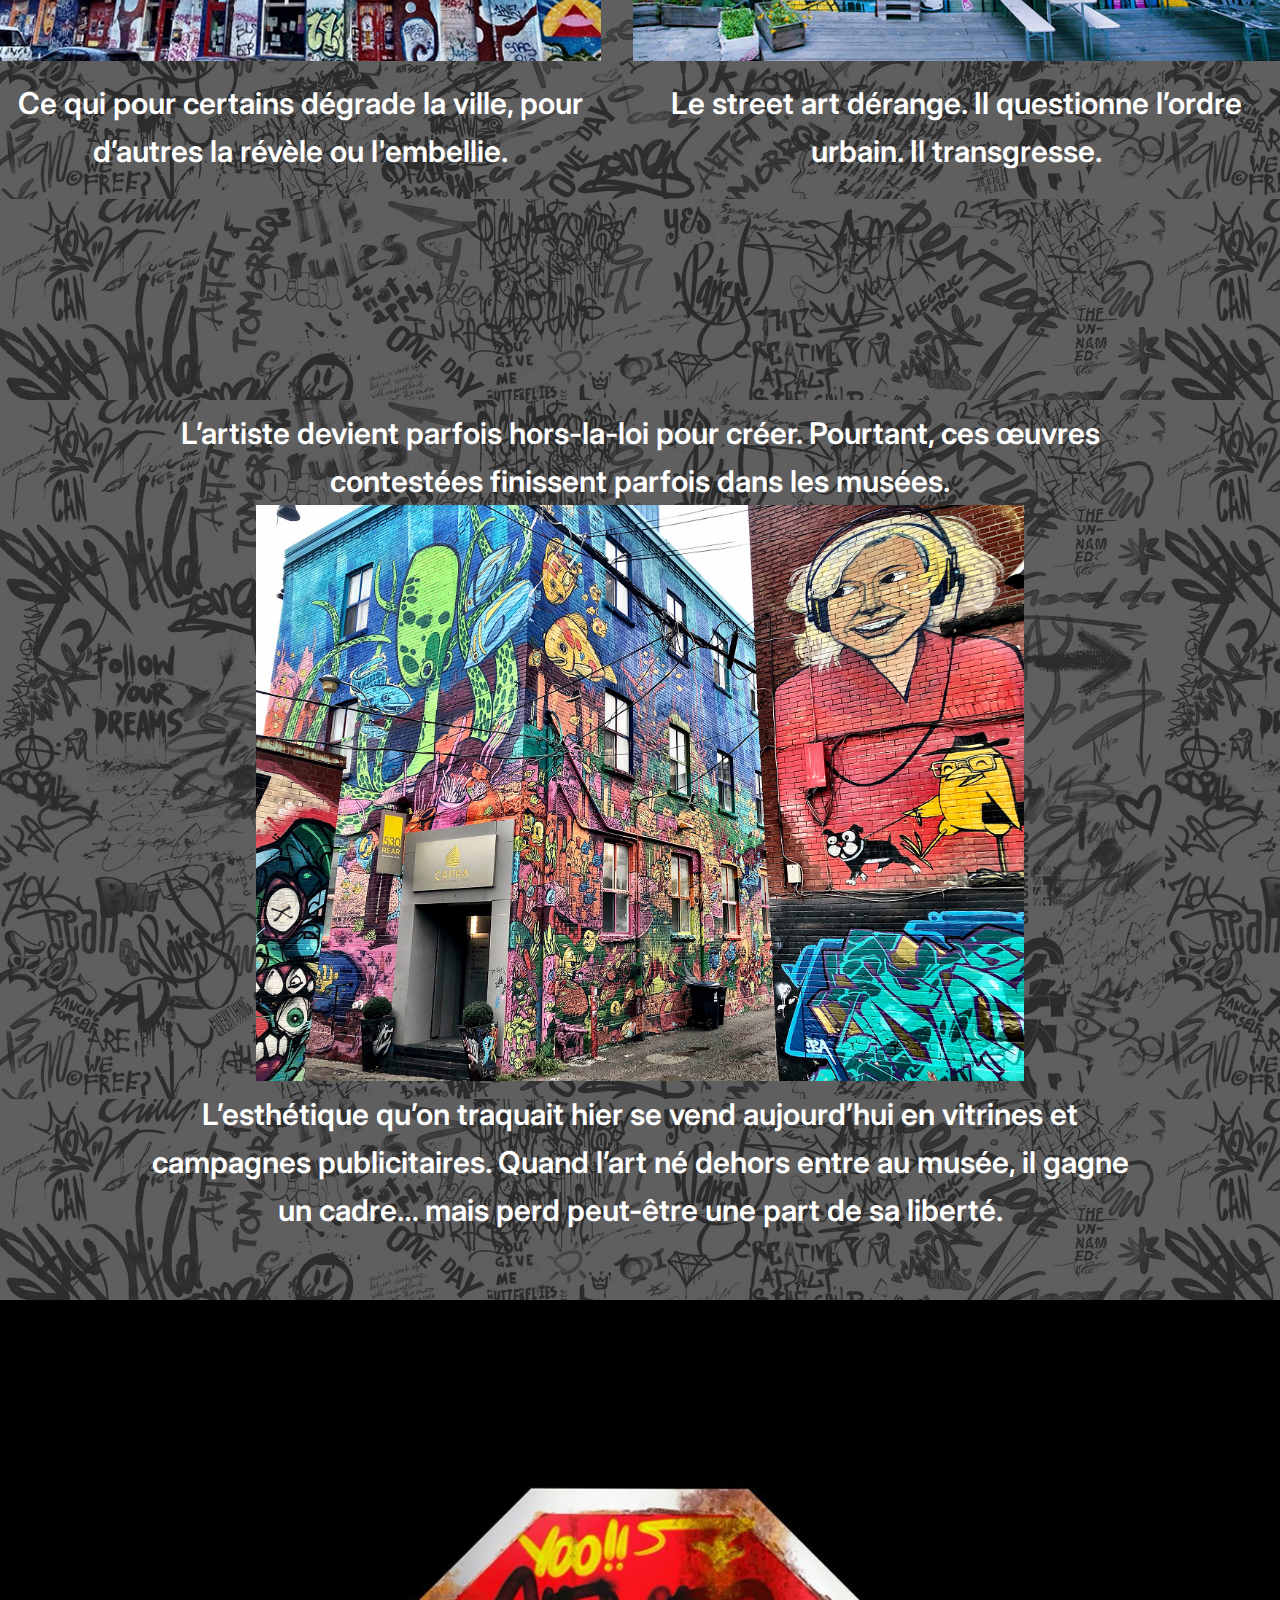
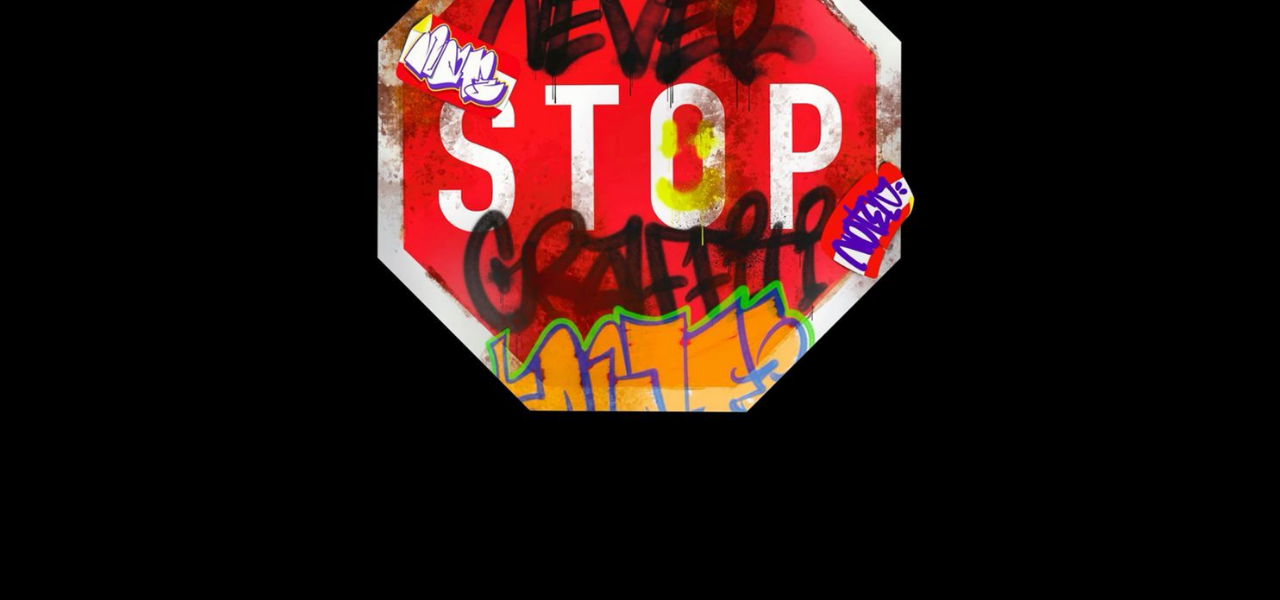
<file: parcours2.html>
<!doctype html>
<html lang="fr">
  <head>
    <meta charset="utf-8" />
    <meta name="viewport" content="width=device-width" />
    <title>Street Art</title>

    <link rel="stylesheet" href="assets/css/style.css" />
    <script src="js/script.js" defer></script>

    <link rel="preconnect" href="https://fonts.googleapis.com" />
    <link rel="preconnect" href="https://fonts.gstatic.com" crossorigin />
    <link
      href="https://fonts.googleapis.com/css2?family=Bungee&family=Inter:wght@300;400;500;600;700&display=swap"
      rel="stylesheet"
    />
  </head>

  <body>
    <!-- Menu de navigation -->
    <nav class="side-menu hidden">
      <button class="side-menu-toggle">&lt;</button>

      <ul class="side-menu-links">
        <li><a href="index.html">Accueil</a></li>
        <li><a href="parcours1.html">Parcours 1</a></li>
        <li><a href="parcours2.html">Parcours 2</a></li>
        <li><a href="parcours3.html">Parcours 3</a></li>
        <li><a href="techniques.html">Techniques</a></li>
      </ul>
    </nav>
    <!-- ========== -->
    <!-- Parcours : Vandalisme ou Art -->
    <!-- ========== -->
    <section class="parcours2_section parcours2_fond_clair story-section">
      <div class="overlay">
        <img
          src="assets/img/img_categ-vandalisme-art.png"
          alt="Logo Vandalisme ou Art"
          class="logo_vandalismeArt"
        />
        <div class="scroll-indicator">↓</div>
      </div>
    </section>

    <section class="parcours2_section parcours2-fond-sombre story-section">
      <div class="div_centered div_column">
        <h3 class="text-center titreH3">
          CONFLIT, JUGEMENT, INSTITUTIONS ET OPPOSITION?
        </h3>
        <img src="assets/img/LiberteEgaliteFraternite-p2.png" alt="" />
      </div>
    </section>

    <section class="parcours2_section parcours2-fond-sombre story-section">
      <div class="div_centered div_column">
        <h3 class="text-center titreH3 titreH3-section2-p2">
          Créer dans la rue, c’est franchir une limite que la loi n’a jamais
          pensée pour l’art.
        </h3>
      </div>
      <div class="p2-section2-row">
        <p class="text text-center-left text-nuit-p2 story-section">
          La nuit, chaque trait de peinture peut devenir un risque, une course,
          une arrestation.
        </p>
        <img
          src="assets/img/streetArt_Nuit-p2.png"
          alt=""
          class="img_nuit-p2"
        />=
      </div>
    </section>

    <section class="parcours2_section parcours2-fond-sombre story-section">
      <div class="p2-section3-row">
        <div class="p2-column">
          <img
            src="assets/img/murBerlin1-p2.png"
            alt=""
            class="img_berlin1-p2"
          />
          <p class="text text-nuit-p2 text-section3-p2">
            Ce qui pour certains dégrade la ville, pour d’autres la révèle ou
            l'embellie.
          </p>
        </div>

        <div class="p2-column">
          <img
            src="assets/img/murBerlin2-p2.png"
            alt=""
            class="img_berlin2-p2"
          />
          <p class="text text-nuit-p2 text-section3-p2">
            Le street art dérange. Il questionne l’ordre urbain. Il transgresse.
          </p>
        </div>
      </div>
    </section>

    <section class="parcours2_section parcours2-fond-sombre story-section">
      <div class="p2-column">
        <p class="text text-nuit-p2 text-section4-p2">
          L’artiste devient parfois hors-la-loi pour créer. Pourtant, ces œuvres
          contestées finissent parfois dans les musées.
        </p>
        <img src="assets/img/murToronto-p2.png" alt="" class="img_toronto-p2" />
        <p class="text text-center-left text-nuit-p2 text-section4-p2">
          L’esthétique qu’on traquait hier se vend aujourd’hui en vitrines et
          campagnes publicitaires. Quand l’art né dehors entre au musée, il
          gagne un cadre… mais perd peut-être une part de sa liberté.
        </p>
      </div>
    </section>

    <section class="parcours2_section bg-full"></section>
  </body>
</html>
</file>
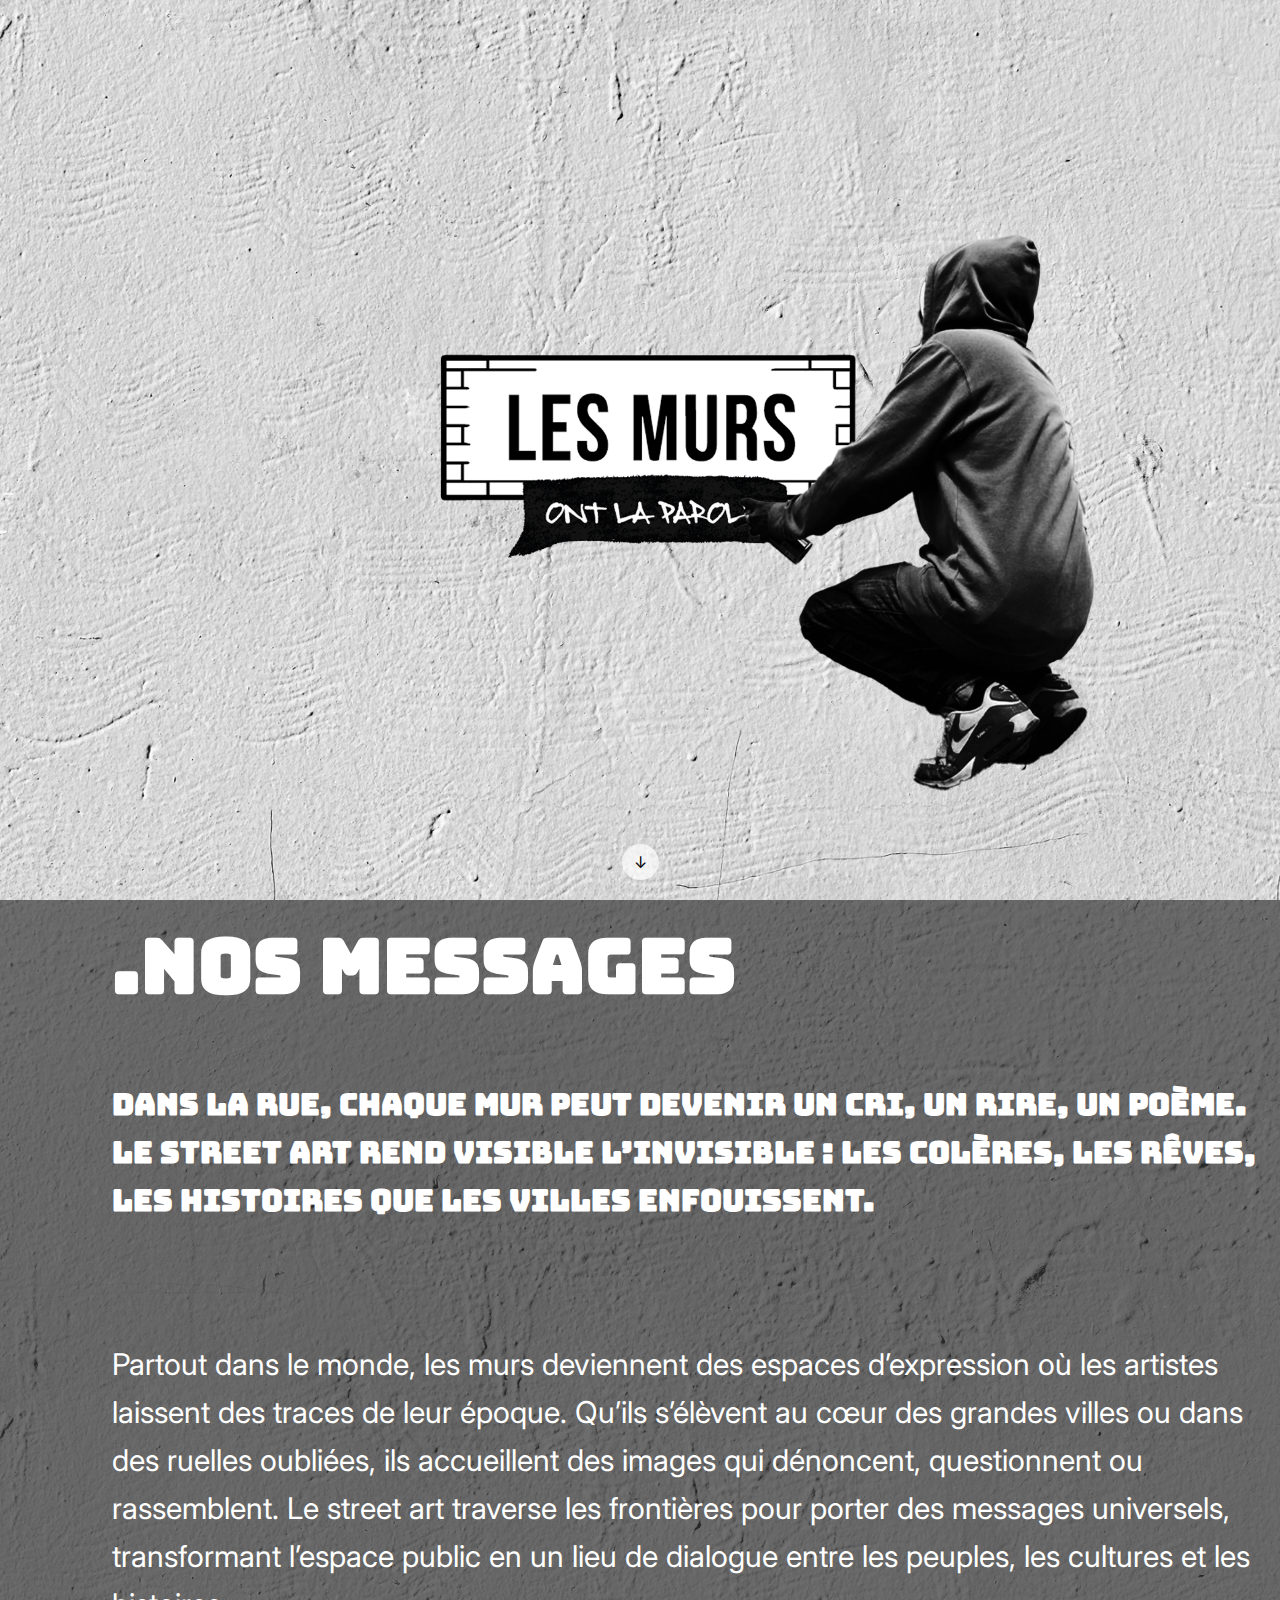
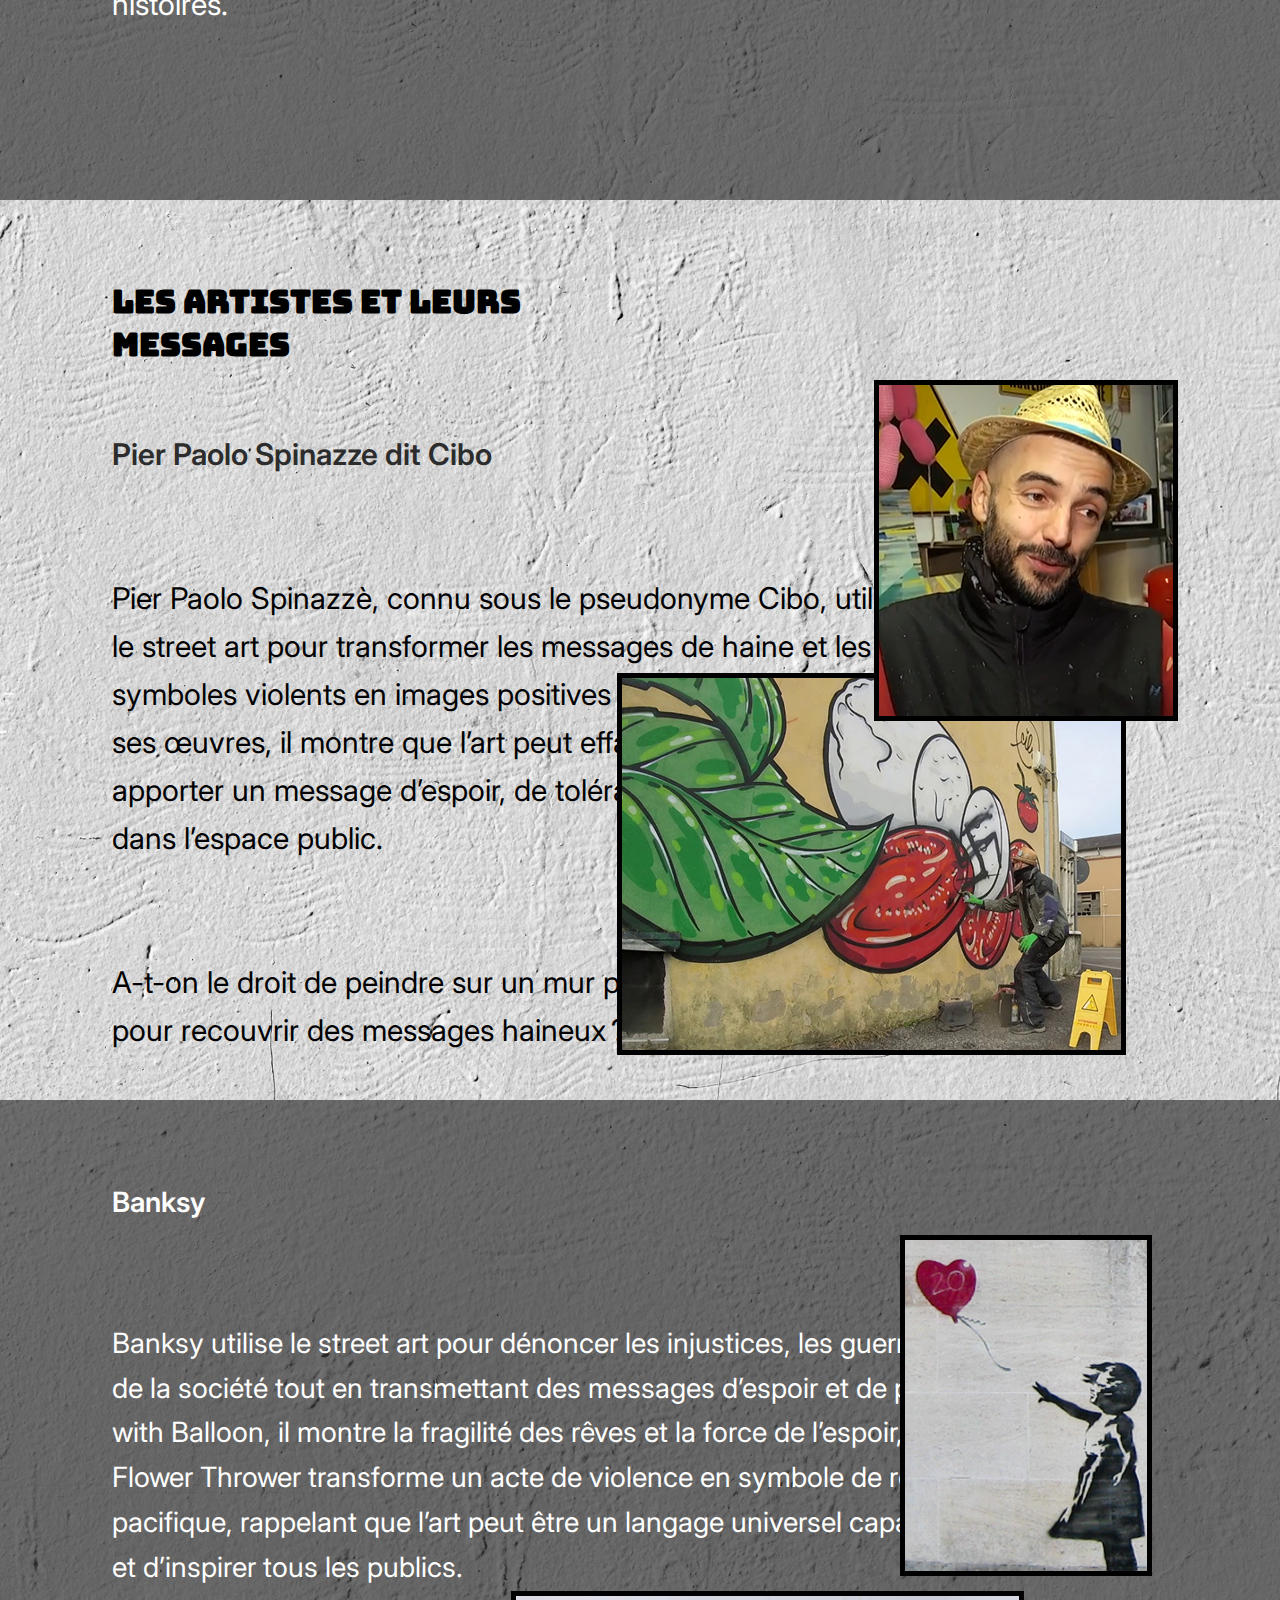
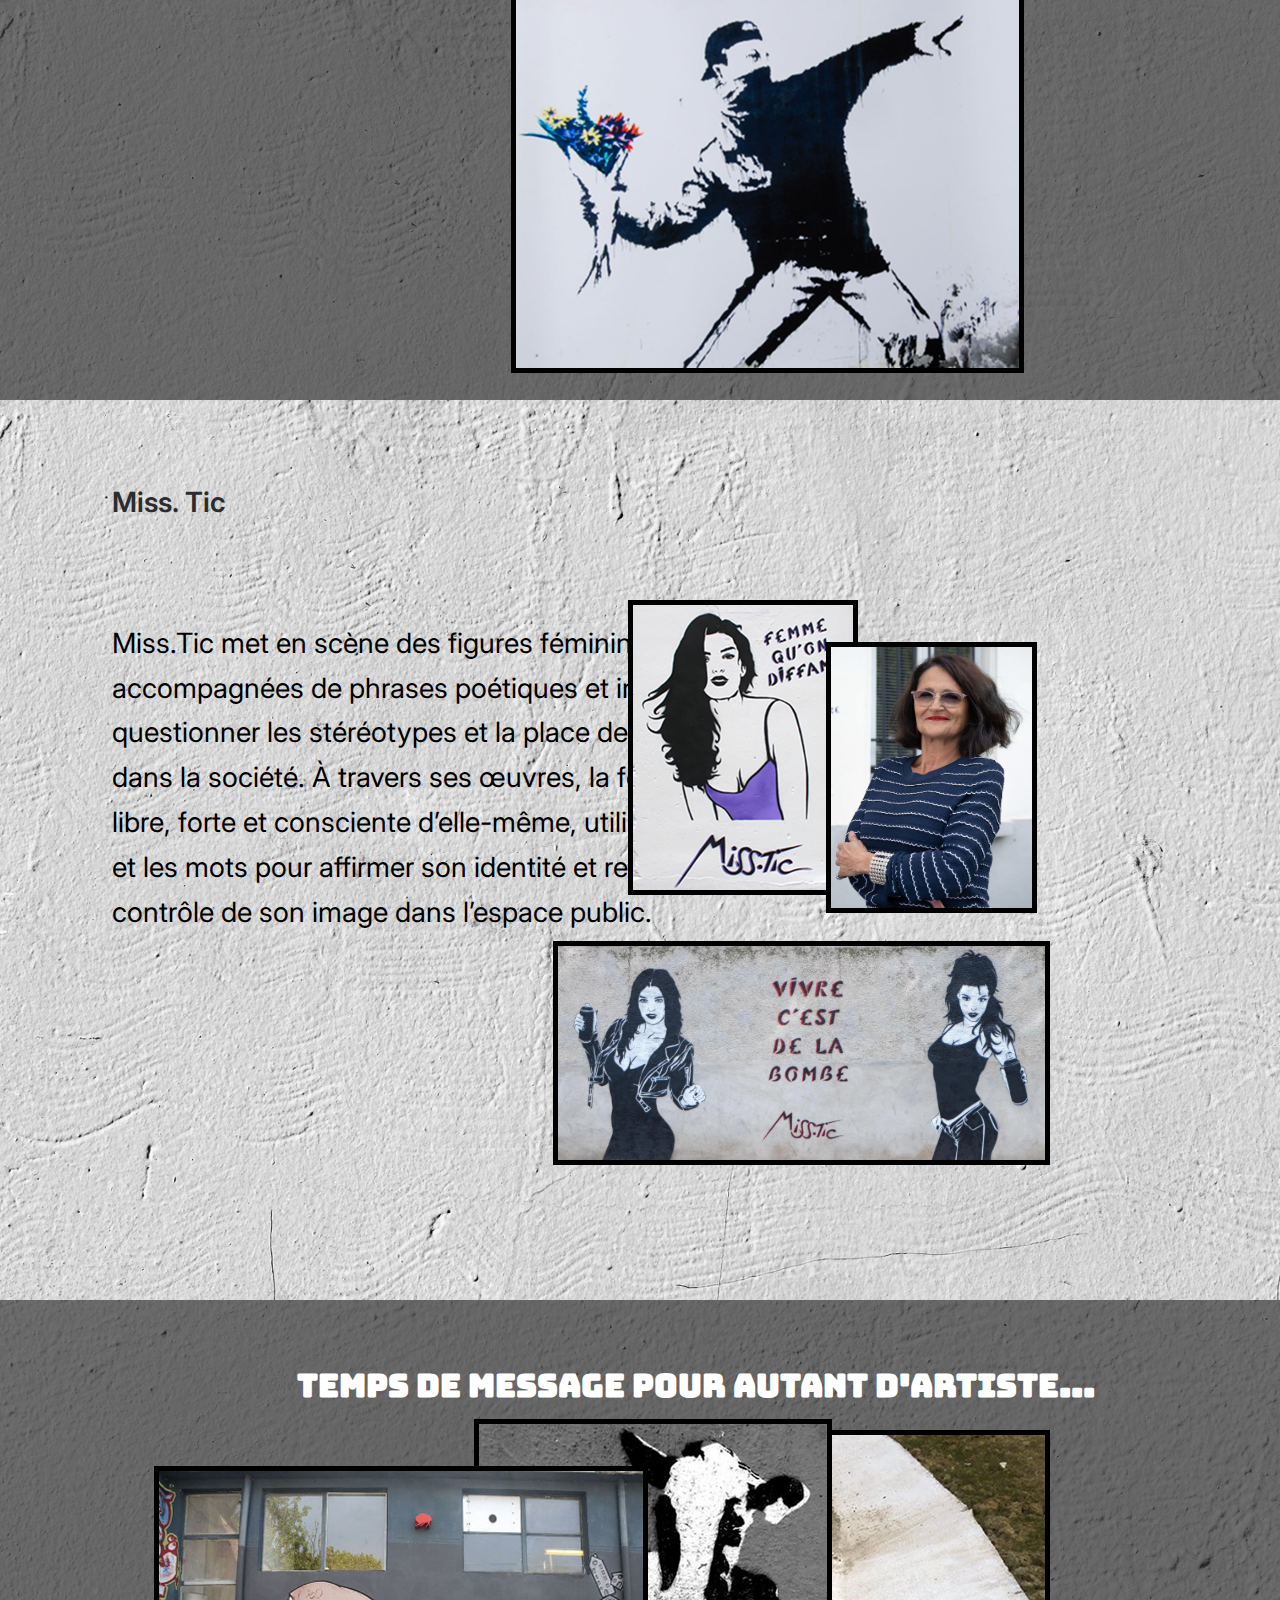
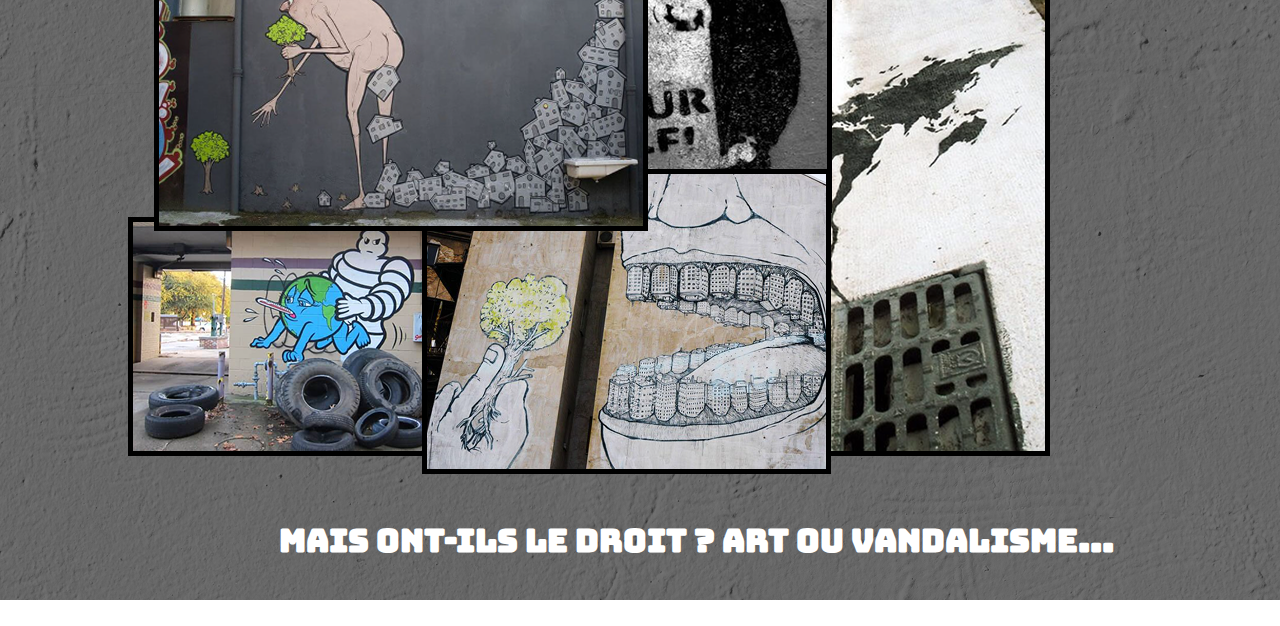
<file: parcours3.html>
<!doctype html>
<html lang="fr">
  <head>
    <meta charset="utf-8" />
    <meta name="viewport" content="width=device-width" />
    <title>Street Art</title>

    <link rel="stylesheet" href="assets/css/style.css" />
    <script src="js/script.js" defer></script>

    <link rel="preconnect" href="https://fonts.googleapis.com" />
    <link rel="preconnect" href="https://fonts.gstatic.com" crossorigin />
    <link
      href="https://fonts.googleapis.com/css2?family=Bungee&family=Inter:wght@300;400;500;600;700&display=swap"
      rel="stylesheet"
    />
  </head>

  <body>
    <!-- Menu de navigation -->
    <nav class="side-menu hidden">
      <button class="side-menu-toggle">&lt;</button>

      <ul class="side-menu-links">
        <li><a href="index.html">Accueil</a></li>
        <li><a href="parcours1.html">Parcours 1</a></li>
        <li><a href="parcours2.html">Parcours 2</a></li>
        <li><a href="parcours3.html">Parcours 3</a></li>
        <li><a href="techniques.html">Techniques</a></li>
      </ul>
    </nav>
    <!-- ================================= -->
    <!-- Parcours : Les Murs ont la Parole -->
    <!-- ================================= -->
    <section class="parcours3_section story-section">
      <!-- Contenu centré -->
      <div class="overlay-p3">
        <img
          src="assets/img/logo_lesMursOntLaParole.png"
          alt="Logo les Murs ont la Parole"
          class="logo_lesMursOLP"
        />
        <img
          src="assets/img/logo_lesMursGraffeur.png"
          alt="Graffeur qui peint le logo"
          class="logo_lesMursOLP graffeur"
        />
        <div class="scroll-indicator">↓</div>
      </div>
    </section>

    <section class="parcours3_section background-grey story-section">
      <div>
        <h2 class="titreH2-section1-p3">.Nos Messages</h2>
        <p class="text-section1-p3 full-maj">
          Dans la rue, chaque mur peut devenir un cri, un rire, un poème. Le
          street art rend visible l’invisible : les colères, les rêves, les
          histoires que les villes enfouissent.
        </p>
        <br />
        <p class="text-section1-p3">
          Partout dans le monde, les murs deviennent des espaces d’expression où
          les artistes laissent des traces de leur époque. Qu’ils s’élèvent au
          cœur des grandes villes ou dans des ruelles oubliées, ils accueillent
          des images qui dénoncent, questionnent ou rassemblent. Le street art
          traverse les frontières pour porter des messages universels,
          transformant l’espace public en un lieu de dialogue entre les peuples,
          les cultures et les histoires.
        </p>
      </div>
    </section>

    <section class="parcours3_section story-section">
      <div class="div_row">
        <div class="div_column">
          <h3 class="titreH3-section2-p3 full-maj">
            Les artistes et leurs messages
          </h3>
          <p class="text-section2-p3 text-section2-p3_grey">
            Pier Paolo Spinazze dit Cibo
          </p>
          <p class="text-section2-p3">
            Pier Paolo Spinazzè, connu sous le pseudonyme Cibo, utilise le
            street art pour transformer les messages de haine et les symboles
            violents en images positives et colorées. À travers ses œuvres, il
            montre que l’art peut effacer la violence et apporter un message
            d’espoir, de tolérance et de dialogue dans l’espace public.
          </p>
          <p class="text-section2-p3">
            A-t-on le droit de peindre sur un mur public ou privé, même pour
            recouvrir des messages haineux ?
          </p>
        </div>
        <div>
          <img
            src="assets/img/pierPaoloPortrait-p3.png"
            alt=""
            class="img_paoloPortrait"
          />
          <img
            src="assets/img/pierPaoloOeuvre-p3.png"
            alt=""
            class="img_paoloOeuvre"
          />
        </div>
      </div>
    </section>

    <section class="parcours3_section background-grey story-section">
      <div class="div_row">
        <div class="div_column">
          <p class="text-section3-p3 text-section3-p3_white">Banksy</p>
          <p class="text-section3-p3">
            Banksy utilise le street art pour dénoncer les injustices, les
            guerres et les excès de la société tout en transmettant des messages
            d’espoir et de paix. Dans Girl with Balloon, il montre la fragilité
            des rêves et la force de l’espoir, tandis que Flower Thrower
            transforme un acte de violence en symbole de résistance pacifique,
            rappelant que l’art peut être un langage universel capable de
            toucher et d’inspirer tous les publics.
          </p>
        </div>
        <div class="div_column">
          <img
            src="assets/img/banksyOeuvre1-p3.png"
            alt=""
            class="img_banksyOeuvre1"
          />
          <img
            src="assets/img/banksyOeuvre2-p3.png"
            alt=""
            class="img_banksyOeuvre2"
          />
        </div>
      </div>
    </section>

    <section class="parcours3_section story-section">
      <div class="div_row">
        <div class="div_column">
          <p class="text-section4-p3 text-section4-p3_grey">Miss. Tic</p>
          <p class="text-section4-p3">
            Miss.Tic met en scène des figures féminines accompagnées de phrases
            poétiques et ironiques pour questionner les stéréotypes et la place
            des femmes dans la société. À travers ses œuvres, la femme apparaît
            libre, forte et consciente d’elle-même, utilisant l’humour et les
            mots pour affirmer son identité et reprendre le contrôle de son
            image dans l’espace public.
          </p>
        </div>
        <div class="div_column">
          <img
            src="assets/img/missTicOeuvre1-p3.png"
            alt=""
            class="img_missTicOeuvre1"
          />
          <img
            src="assets/img/missTicOeuvre2-p3.png"
            alt=""
            class="img_missTicOeuvre2"
          />
          <img
            src="assets/img/missTicOeuvre3-p3.png"
            alt=""
            class="img_missTicOeuvre3"
          />
        </div>
      </div>
    </section>

    <section class="parcours3_section background-grey story-section">
      <div class="div_column">
        <h3 class="titreH3-section5-p3 full-maj">
          Temps de message pour autant d'artiste...
        </h3>
        <img
          src="assets/img/moiMocheEtMechant-p3.png"
          alt=""
          class="img_finp3Oeuvre1"
        />
        <img src="assets/img/VacheFY-p3.png" alt="" class="img_finp3Oeuvre2" />
        <img
          src="assets/img/laTerreCoule-p3.png"
          alt=""
          class="img_finp3Oeuvre3"
        />
        <img src="assets/img/bibundom-p3.png" alt="" class="img_finp3Oeuvre4" />
        <img
          src="assets/img/mangerDesArbres-p3.png"
          alt=""
          class="img_finp3Oeuvre5"
        />
        <h3 class="titreH3-section5-p3 titreH3-section5-bas-p3 full-maj">
          Mais ont-ils le droit ? Art ou Vandalisme...
        </h3>
      </div>
    </section>
  </body>
</html>
</file>
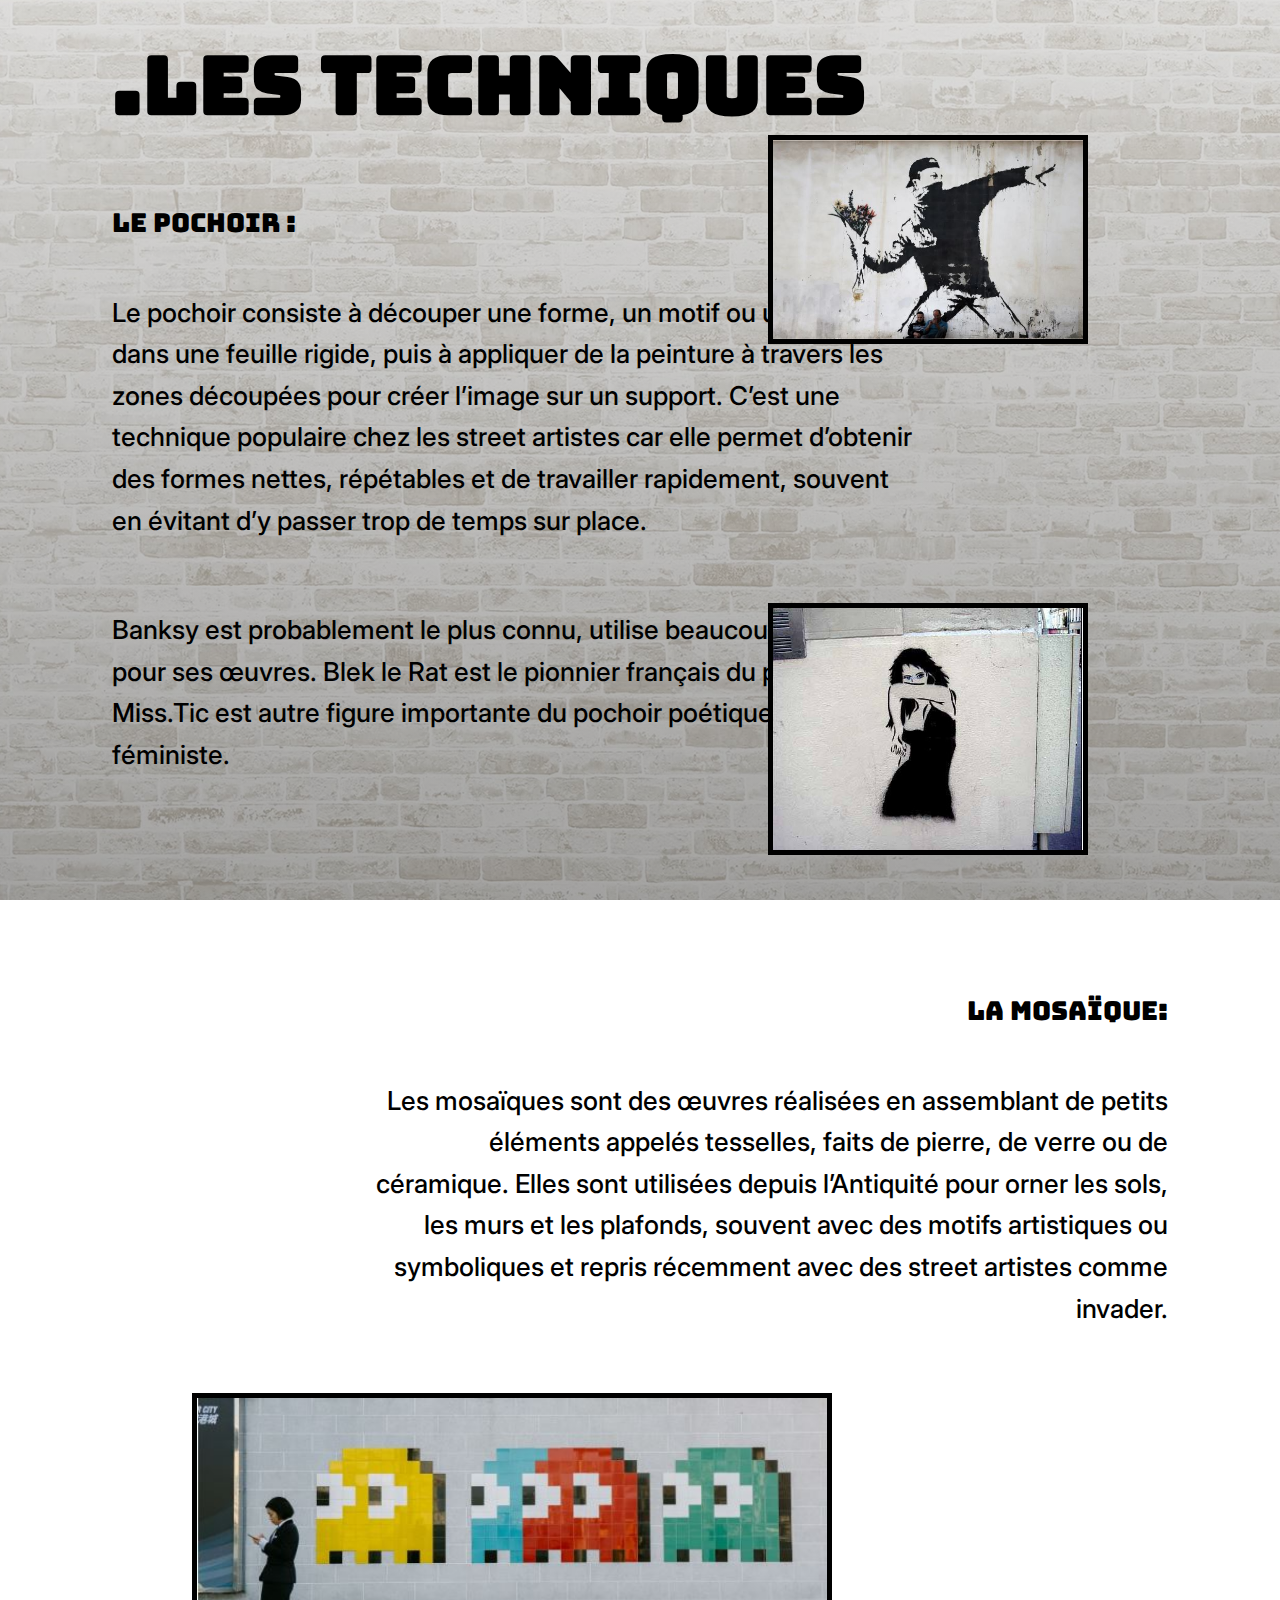
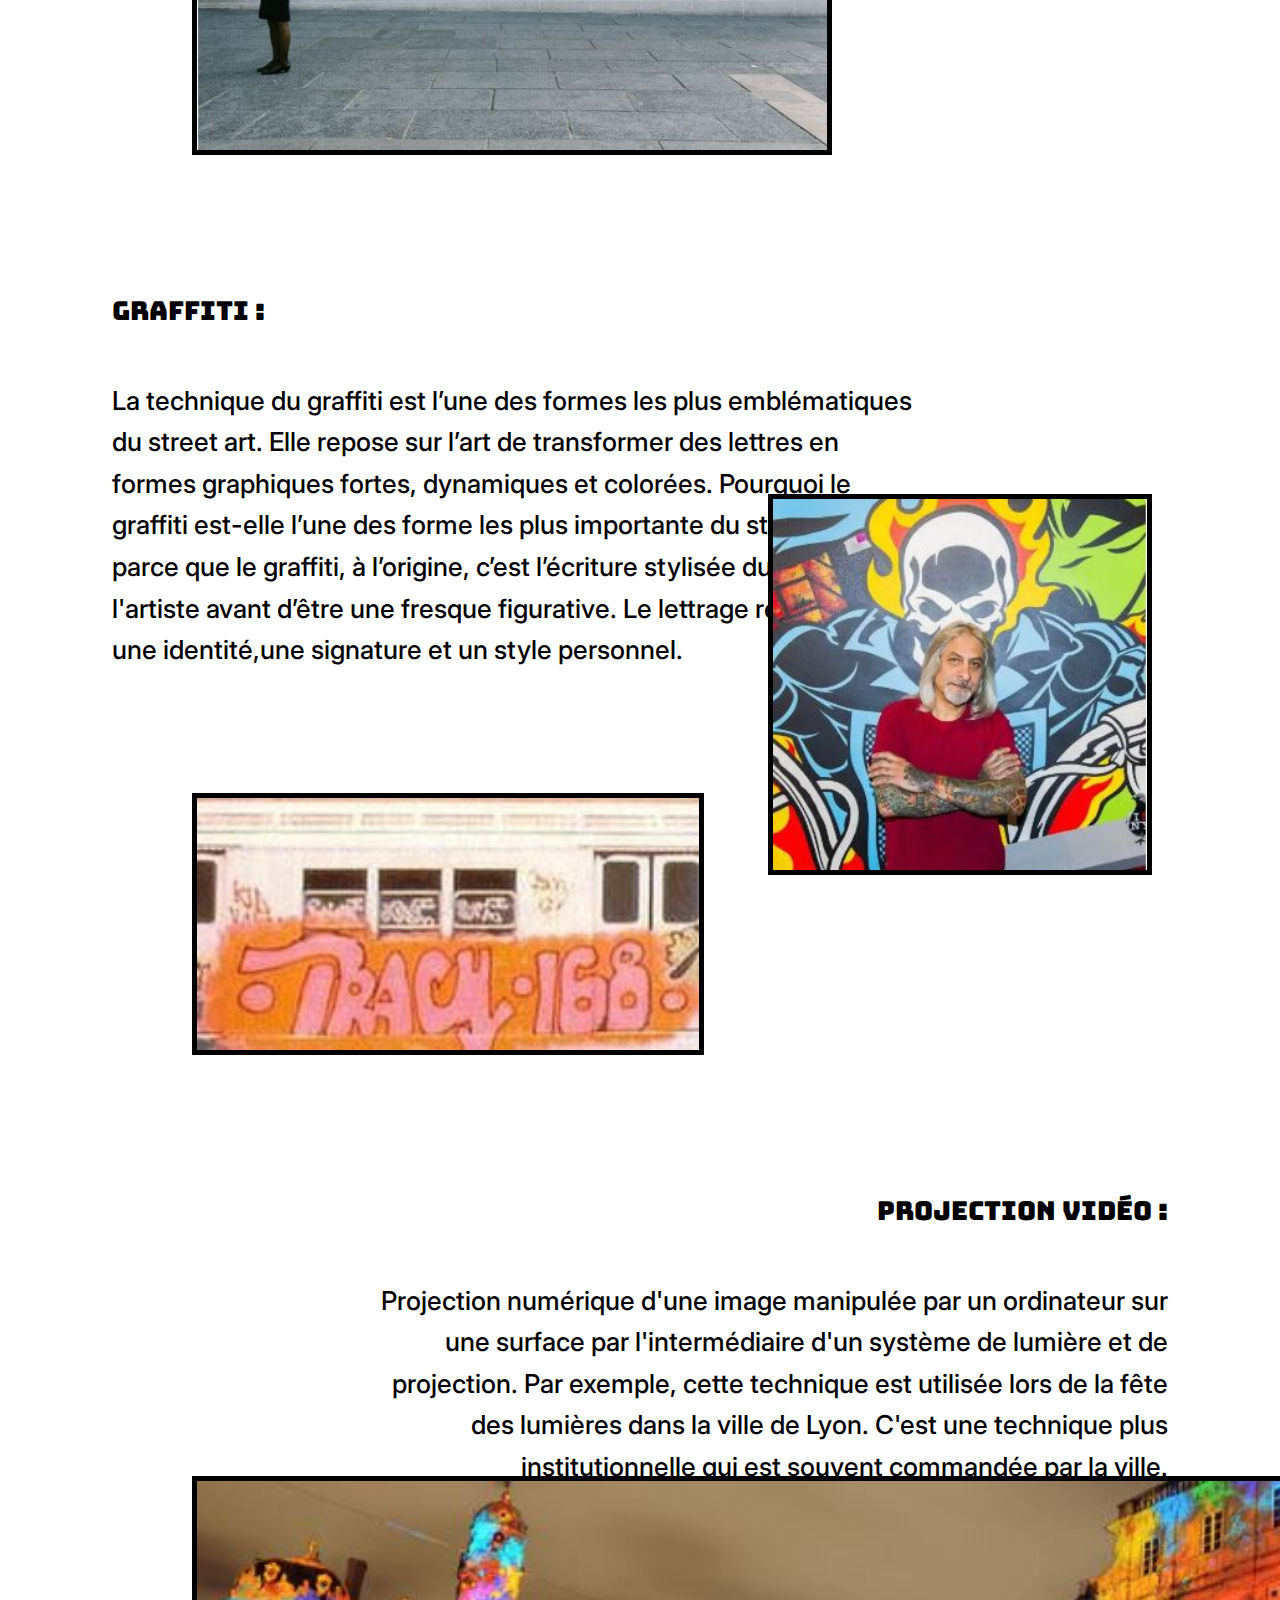
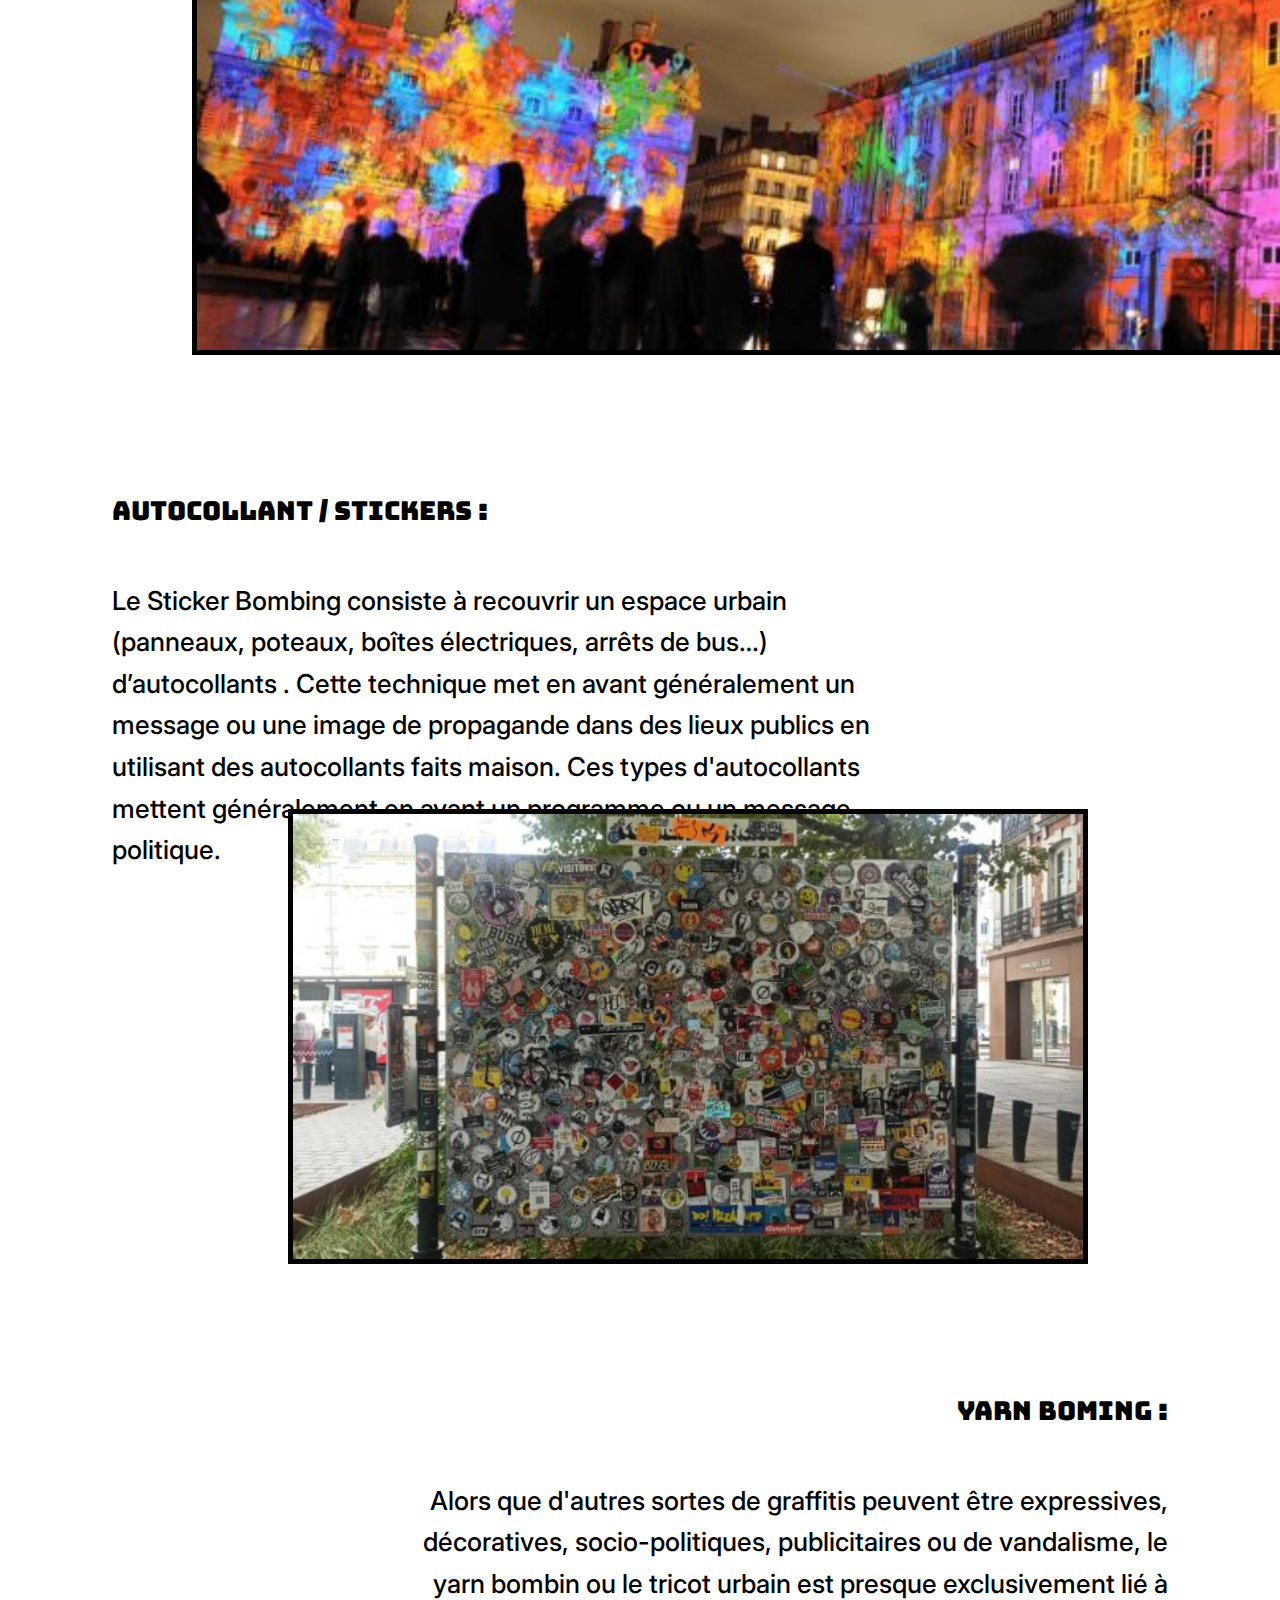
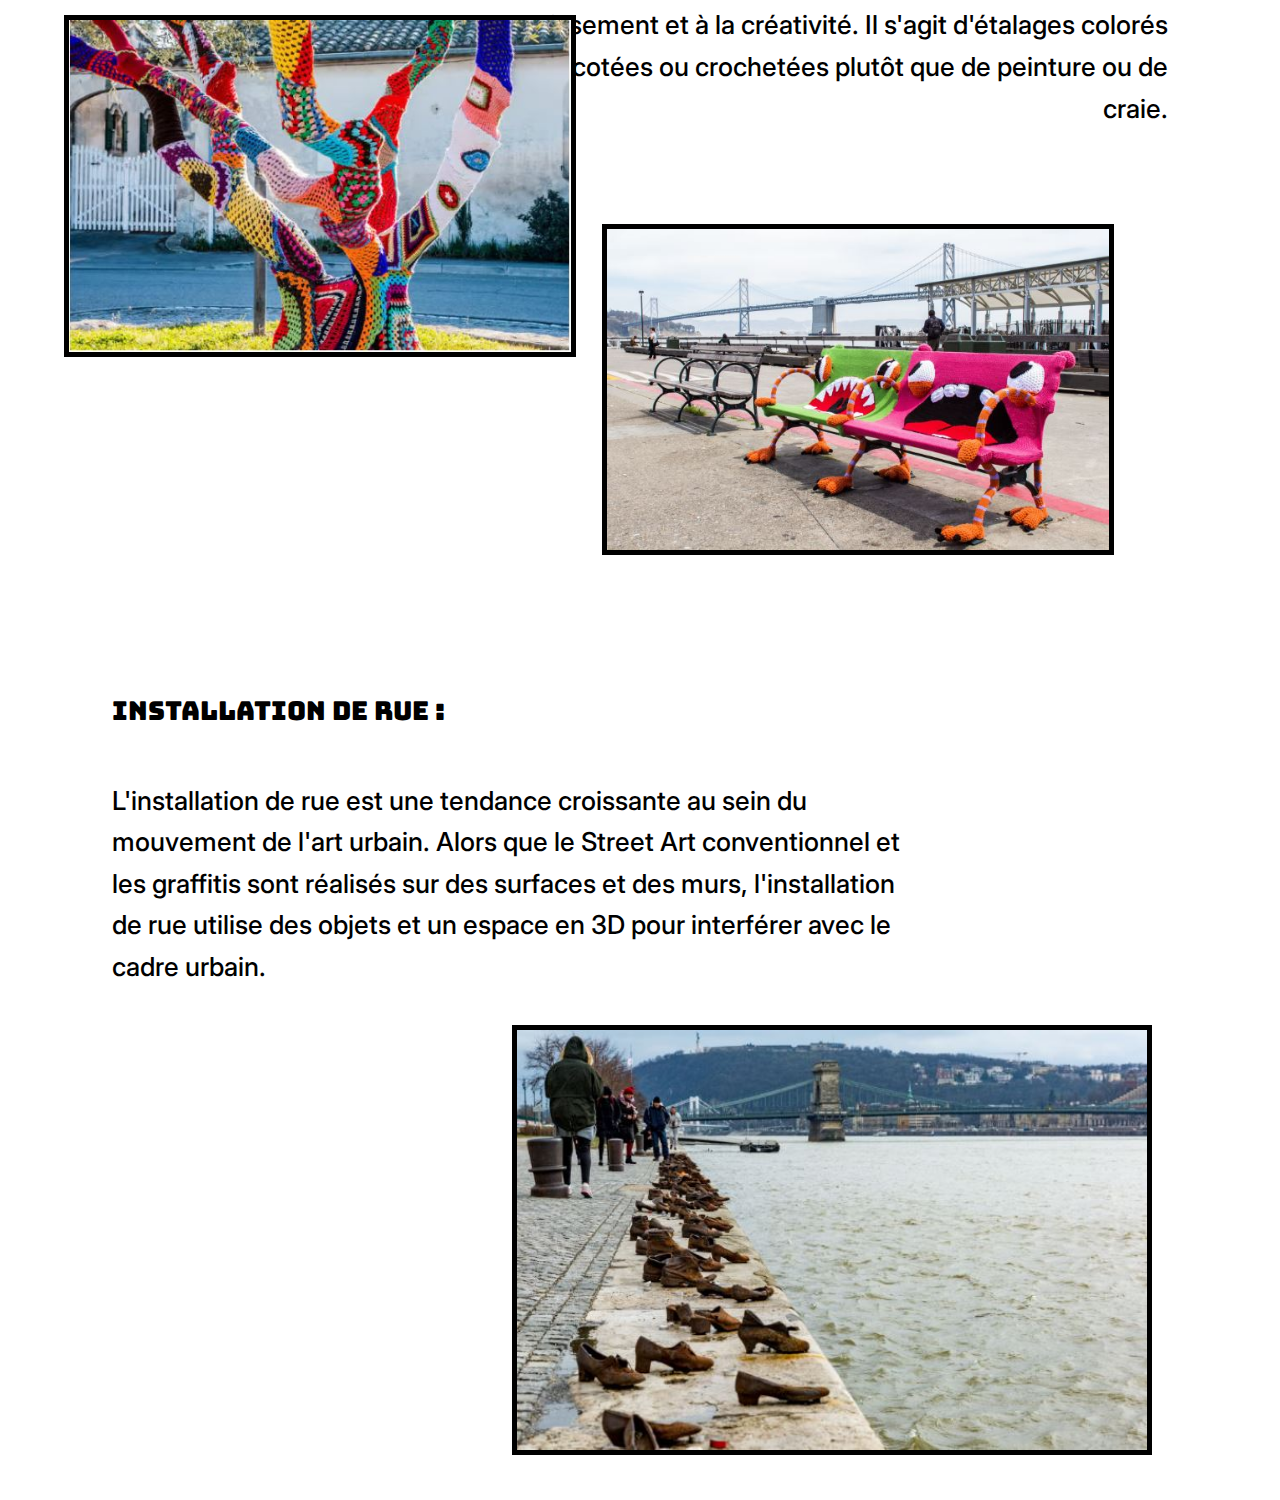
<file: techniques.html>
<!doctype html>
<html lang="fr">
  <head>
    <meta charset="utf-8" />
    <meta name="viewport" content="width=device-width" />
    <title>Street Art</title>

    <link rel="stylesheet" href="assets/css/style.css" />
    <script src="js/script.js" defer></script>

    <link rel="preconnect" href="https://fonts.googleapis.com" />
    <link rel="preconnect" href="https://fonts.gstatic.com" crossorigin />
    <link
      href="https://fonts.googleapis.com/css2?family=Bungee&family=Inter:wght@300;400;500;600;700&display=swap"
      rel="stylesheet"
    />
  </head>

  <body class="techniques">
    <!-- Menu de navigation -->
    <nav class="side-menu hidden">
      <button class="side-menu-toggle">&lt;</button>

      <ul class="side-menu-links">
        <li><a href="index.html">Accueil</a></li>
        <li><a href="parcours1.html">Parcours 1</a></li>
        <li><a href="parcours2.html">Parcours 2</a></li>
        <li><a href="parcours3.html">Parcours 3</a></li>
        <li><a href="techniques.html">Techniques</a></li>
      </ul>
    </nav>
    <!-- ========== -->
    <!-- TECHNIQUES -->
    <!-- ========== -->

    <!-- TECHNIQUE 1 -->
    <section class="parcoursTech_section story-section">
      <h2 class="titreH2-section1-tech">.Les techniques</h2>
      <h3 class="text-section1-tech_left full-maj">Le Pochoir :</h3>
      <div class="div_row">
        <div class="div_column">
          <p class="text-section1-tech_left">
            Le pochoir consiste à découper une forme, un motif ou un dessin dans
            une feuille rigide, puis à appliquer de la peinture à travers les
            zones découpées pour créer l’image sur un support. C’est une
            technique populaire chez les street artistes car elle permet
            d’obtenir des formes nettes, répétables et de travailler rapidement,
            souvent en évitant d’y passer trop de temps sur place.
          </p>
          <br />
          <p class="text-section1-tech_left">
            Banksy est probablement le plus connu, utilise beaucoup le pochoir
            pour ses œuvres. Blek le Rat est le pionnier français du pochoir et
            Miss.Tic est autre figure importante du pochoir poétique et
            féministe.
          </p>
        </div>
        <div class="div_column">
          <img
            src="assets/img/banksy-pochoir.jpg"
            alt="Exemple d'une oeuvre réalisée au pochoir sur un mur urbain par Banksy"
            class="banksyPochoir-tech"
          />
          <img
            src="assets/img/misstic-pochoir.jpg"
            alt="Exemple d'une oeuvre réalisée au pochoir sur un mur urbain par Miss tic"
            class="missTicPochoir-tech"
          />
        </div>
      </div>
    </section>

    <!-- TECHNIQUE 2 -->
    <section class="parcoursTech_section story-section">
      <h3 class="text-section1-tech_right title-section1-tech_right full-maj">
        La Mosaïque:
      </h3>
      <div class="div_row">
        <img
          src="assets/img/invader-mosaique.jpg"
          alt="Exemple d'une oeuvre réalisée à la mosaïque par - style Invader"
          class="invader-tech"
        />
        <p class="text-section1-tech_right">
          Les mosaïques sont des œuvres réalisées en assemblant de petits
          éléments appelés tesselles, faits de pierre, de verre ou de céramique.
          Elles sont utilisées depuis l’Antiquité pour orner les sols, les murs
          et les plafonds, souvent avec des motifs artistiques ou symboliques et
          repris récemment avec des street artistes comme invader.
        </p>
      </div>
    </section>

    <!-- TECHNIQUE 3 -->
    <section class="parcoursTech_section story-section">
      <h3 class="text-section1-tech_left title-section1-tech_left full-maj">
        Graffiti :
      </h3>

      <div class="div_row">
        <p class="text-section1-tech_left">
          La technique du graffiti est l’une des formes les plus emblématiques
          du street art. Elle repose sur l’art de transformer des lettres en
          formes graphiques fortes, dynamiques et colorées. Pourquoi le graffiti
          est-elle l’une des forme les plus importante du street art parce que
          le graffiti, à l’origine, c’est l’écriture stylisée du nom de
          l'artiste avant d’être une fresque figurative. Le lettrage représente
          une identité,une signature et un style personnel.
        </p>
        <div class="div_column">
          <img
            src="assets/img/tracy-graffiti.jpg"
            alt="Exemple d'une oeuvre réalisée au graffiti par Tracy - considéré comme un pionnier du wildstyle"
            class="tracyGraff-tech"
          />

          <img
            src="assets/img/seen-graffiti.jpg"
            alt="Exemple d'une oeuvre réalisée au graffiti par Seen - Surnommé le Godfather of Graffiti"
            class="seenGraff-tech"
          />
        </div>
      </div>
    </section>

    <!-- TECHNIQUE 4 -->
    <section class="parcoursTech_section story-section">
      <h3 class="text-section1-tech_right title-section1-tech_right full-maj">
        Projection Vidéo :
      </h3>
      <div class="div_row">
        <img
          src="assets/img/lyon-projectionVideo.jpg"
          alt="Exemple d'une oeuvre réalisée via une projection Vidéo à Lyon"
          class="lyonProj-tech"
        />
        <p class="text-section1-tech_right">
          Projection numérique d'une image manipulée par un ordinateur sur une
          surface par l'intermédiaire d'un système de lumière et de projection.
          Par exemple, cette technique est utilisée lors de la fête des lumières
          dans la ville de Lyon. C'est une technique plus institutionnelle qui
          est souvent commandée par la ville.
        </p>
      </div>
    </section>

    <!-- TECHNIQUE 5 -->
    <section class="parcoursTech_section story-section">
      <h3 class="text-section1-tech_left title-section1-tech_left full-maj">
        Autocollant / Stickers :
      </h3>
      <div class="div_row">
        <p class="text-section1-tech_left">
          Le Sticker Bombing consiste à recouvrir un espace urbain (panneaux,
          poteaux, boîtes électriques, arrêts de bus…) d’autocollants . Cette
          technique met en avant généralement un message ou une image de
          propagande dans des lieux publics en utilisant des autocollants faits
          maison. Ces types d'autocollants mettent généralement en avant un
          programme ou un message politique.
        </p>
        <img
          src="assets/img/jungle-stickers.jpg"
          alt="Exemple d'une oeuvre appélée la Jungle du sticker - Rennes, France"
          class="jungleStick-tech"
        />
      </div>
    </section>

    <!-- TECHNIQUE 6 -->
    <section class="parcoursTech_section story-section">
      <h3 class="text-section1-tech_right title-section1-tech_right full-maj">
        Yarn Boming :
      </h3>
      <div class="div_row">
        <div class="div_column">
          <img
            src="assets/img/bancs-yarnBoming.jpg"
            alt="Exemple d'une oeuvre réalisée sur des bancs"
            class="bancsYarn-tech"
          />
          <img
            src="assets/img/arbre-yarnBoming.jpg"
            alt="Exemple d'une oeuvre réalisée sur un arbre"
            class="arbreYarn-tech"
          />
        </div>
        <p class="text-section1-tech_right">
          Alors que d'autres sortes de graffitis peuvent être expressives,
          décoratives, socio-politiques, publicitaires ou de vandalisme, le yarn
          bombin ou le tricot urbain est presque exclusivement lié à
          l'embellissement et à la créativité. Il s'agit d'étalages colorés
          d'étoffes tricotées ou crochetées plutôt que de peinture ou de craie.
        </p>
      </div>
    </section>

    <!-- TECHNIQUE 7 -->
    <section class="parcoursTech_section story-section">
      <h3 class="text-section1-tech_left title-section1-tech_left full-maj">
        Installation de rue :
      </h3>
      <div class="div_row">
        <p class="text-section1-tech_left">
          L'installation de rue est une tendance croissante au sein du mouvement
          de l'art urbain. Alors que le Street Art conventionnel et les
          graffitis sont réalisés sur des surfaces et des murs, l'installation
          de rue utilise des objets et un espace en 3D pour interférer avec le
          cadre urbain.
        </p>
        <img
          src="assets/img/shoesDanube-rue.jpg"
          alt="Exemple d'une oeuvre réalisée au pochoir sur un mur urbain par Banksy"
          class="shoesDanube-tech"
        />
      </div>
    </section>
  </body>
</html>
</file>
<file: assets/css/style.css>
/* ////////////////////////////////////////////////// */
/* Globale */
/* ////////////////////////////////////////////////// */
:root {
  --font-main: "Inter", sans-serif;
  --font-title: "Bungee", cursive;
}

* {
  margin: 0;
  padding: 0;
  box-sizing: border-box;
}

body {
  font-family: var(--font-main);
}
/* cacher la scrollbar */
body::-webkit-scrollbar {
  width: 0 !important;
}

section {
  min-height: 100vh;
}
/* ////////////////////////////////////////////////// */
/* ////////////////////////////////////////////////// */

/* ////////////////////////////////////////////////// */
/* Section Accueil */
/* ////////////////////////////////////////////////// */
.accueil {
  position: relative;
  height: 100vh;
  width: 100%;
}

/* Vidéo de fond */
.background-video {
  position: absolute;
  top: 50%;
  left: 50%;
  width: 100%;
  height: 100%;
  object-fit: cover;
  transform: translate(-50%, -50%);
}

/* Overlay */
.overlay {
  position: relative;
  z-index: 2;
  height: 100%;
  width: 100%;

  display: flex;
  flex-direction: column;
  align-items: center;
  justify-content: center;
}
.dark-overlay {
  position: absolute;
  inset: 0;
  background: rgba(255, 255, 255, 0.3);
  opacity: 0;
  transition: opacity 0.8s ease;
  z-index: 1;
  pointer-events: none;
}

/* Logo + Slogan */
.logo_Street-Art {
  width: 200px;
  margin-bottom: 2rem;
  cursor: pointer;
  transition: transform 1s ease;
  z-index: 2;
}

.accueil.is-immersive .logo_Street-Art {
  transform: scale(5);
}
.accueil.is-immersive .dark-overlay {
  opacity: 1;
}

.slogan {
  color: white;
  font-size: 2rem;
  font-family: var(--font-title);
}

/* Bouton son - vidéo */
.btn-sound {
  position: absolute;
  bottom: 20px;
  right: 20px;
  background: rgba(0, 0, 0, 0.7);
  color: white;
  border: none;
  font-size: 1.2rem;
  padding: 10px;
  border-radius: 50%;
  cursor: pointer;
}

/* Flèche de Scrolling */
.scroll-indicator {
  position: absolute;
  bottom: 20px;
  background: rgba(255, 255, 255, 0.7);
  color: black;
  font-size: 1rem;
  padding: 8px 12px;
  border-radius: 50%;
  cursor: pointer;
}
/* ////////////////////////////////////////////////// */
/* ////////////////////////////////////////////////// */

/* ////////////////////////////////////////////////// */
/* Section Histoire */
/* ////////////////////////////////////////////////// */
.histoire {
  position: relative;
  min-height: 100vh;
  background:
    linear-gradient(rgba(211, 211, 211, 0.7), rgba(126, 126, 126, 0.7)),
    url("../img/texture-brique.png");
  background-size: cover;
  background-position: center;
  background-attachment: fixed;
}
.histoire::before {
  content: "";
  position: absolute;
  inset: 0;
  background: rgba(255, 255, 255, 0.1);
  z-index: 0;
}

.histoire-content {
  position: relative;
  padding: 10vh 10vw;
  color: #000000;
}

.titreH2 {
  font-family: var(--font-title), cursive;
  font-size: 5rem;
  margin-bottom: 4rem;
  text-align: center;
}

.titreH3 {
  font-family: var(--font-title), cursive;
  font-size: 2rem;
  margin-top: 1rem;
  text-align: center;
}

/* Textes */
.text {
  max-width: 600px;
  margin-bottom: 6rem;
  line-height: 1.6;
  font-size: 24px;
  font-weight: 600;
}

.text-center-right {
  margin-left: auto;
}

.text-center-left {
  margin-right: auto;
}

.text-align-left {
  text-align: left !important;
}
.text-align-right {
  text-align: right !important;
  margin-right: 12rem;
}

.text-centered-right {
  text-align: left;
  margin-left: 45%;
}

.text-center {
  margin-left: auto;
  margin-right: auto;
  text-align: center;
}

/* Bouton Techniques - Orange */
.btn-techniques {
  display: block;
  margin: 0 auto 2rem;

  background-color: #ff8400;
  border: 2px solid #000000;
  color: #000;
  border-radius: 5px;
  padding: 20px 50px;

  font-weight: 600;
  font-size: 22px;
  cursor: pointer;
  transition: transform 0.3s ease;
}

.btn-techniques:hover {
  background-color: #d1bba5;
  transform: scale(1.05);
}

a {
  text-decoration: none;
}

/* Logos centrés afin d'accèder aux catégories */
.categories {
  display: flex;
  justify-content: center;
  gap: 5rem;
}

.categories img {
  cursor: pointer;
  transition: transform 0.4s ease;
}

.categories img:hover {
  transform: scale(1.1);
}
/* ////////////////////////////////////////////////// */
/* ////////////////////////////////////////////////// */

/* ////////////////////////////////////////////////// */
/* Parcours 1 : La Ville comme Toile */
/* ////////////////////////////////////////////////// */
.parcours1_section {
  position: relative;
  width: 100%;
  min-height: 100vh;
  padding: 0 5vw;
  background-image: url("../img/fond_clair_p3.png");
  background-size: cover;
  background-position: center;
}
.logo_villeToileAccueil {
  overflow: hidden;
}

.img_map-interactive {
  margin-left: 7rem;
  margin-top: 1.5rem;
  width: 88vw;
  height: 82vh;
}

.section-galerie {
  display: flex;
  justify-content: center;
  align-items: center;
  height: 100vh;
}
.text-section1-p1 {
  max-width: 1200px;
  margin-bottom: 2rem;
  margin-left: 7rem;
  line-height: 1.6;
  font-size: 30px;
}

.galerie_map {
  display: grid;
  grid-template-columns: repeat(3, 1fr);
  gap: 2rem;
  max-width: 1200px;
  margin: 0 auto;
  height: 100vh;
  padding-top: 4rem;
}

.card {
  text-align: left;
  display: flex;
  flex-direction: column;
  gap: 0.5rem;
  background: #e6e6e6;
  padding: 1rem;
  border: 3px solid #000;
  height: 350px;
  transition: transform 0.3s ease;
  color: #000000;
  margin: 0 auto;
  font-size: 26px;
}

.card img {
  height: 250px;
}

.text-galerie_map {
  text-transform: uppercase;
  font-family: var(--font-title);
}

/* Colonne gauche */
.card:nth-child(3n + 1) {
  transform: translateY(20px);
}

/* Colonne droite */
.card:nth-child(3n) {
  transform: translateY(20px);
}

@media (max-width: 900px) {
  .card {
    transform: none;
  }
}

@media (max-width: 768px) {
  .card {
    transform: none !important;
  }
}
.titreH3-p1 {
  font-family: var(--font-title);
  font-size: 3rem;
  margin-bottom: 4rem;
  margin-left: 7rem;
  padding-top: 5rem;
  width: 1200px;
}

.titreH2-section2-p1 {
  font-family: var(--font-title);
  font-size: 5rem;
  margin-left: 7rem;
  padding-top: 0.5rem;
  padding-bottom: 1rem;
}

.p3-stack {
  display: flex;
  flex-direction: column;
  gap: 2vh;
  padding-bottom: 2rem;
  width: 1200px;
  margin: 0 auto;
}

.p3-row {
  display: flex;
  justify-content: center;
  align-items: center;
  gap: 2rem;
}

.p3-text {
  flex: 1;
  font-size: 18px;
  max-width: 400px;
  font-weight: 600;
  line-height: 1.6;
}

.p3-text_gros {
  text-transform: uppercase;
  font-weight: 700;
}

.p1-image_regul {
  flex: 1;
  max-width: 400px;
  height: auto;
}

.p1-image_full {
  flex: 1;
  width: 100%;
  height: auto;
  margin: 0.5rem auto;
  max-height: 200px;
}

.div_fresqueFull {
  display: flex;
  justify-content: center;
  align-items: center;
}

.img_fresqueFull {
  padding-top: 2rem;
  width: 85%;
  height: 70vh;
}

.p3-row.reverse {
  flex-direction: row;
}

@media (max-width: 900px) {
  .p3-row {
    flex-direction: column;
    text-align: center;
  }

  .p3-text,
  .p3-image {
    max-width: 100%;
  }
}

/* ////////////////////////////////////////////////// */
/* ////////////////////////////////////////////////// */

/* ////////////////////////////////////////////////// */
/* Parcours 2 : Vandalisme ou Art */
/* ////////////////////////////////////////////////// */
.parcours2_section {
  position: relative;
  width: 100%;
  height: 100vh;
  background-size: cover;
  background-position: center;
}
.parcours2_fond_clair {
  background-image: url("../img/fond_clair_p3.png");
}

.parcours2-fond-sombre {
  color: #ffffff;
  background:
    linear-gradient(rgba(55, 55, 55, 0.8), rgba(55, 55, 55, 0.8)),
    url("../img/fond_sombre_p2.png");
}

/* Logo du parcours */
.logo_vandalismeArt {
  width: 800px;
}

.div_centered {
  display: flex;
  justify-content: center;
  align-items: center;
}

.div_column {
  display: flex;
  flex-direction: column;
}

.div_row {
  display: flex;
  flex-direction: row;
}
.div_centered img {
  width: 75%;
  height: 90vh;
}

.bg-full {
  background-color: #000000;
  background-image: url("../img/stopSignStreetArt-p2.png");
  background-position: center;
  background-repeat: no-repeat;
  background-size: contain;
}

.img_nuit-p2 {
  z-index: 2;
}

.text-nuit-p2 {
  position: relative;
  font-size: 36px;
  text-align: left;
  z-index: 2;
  margin-right: 0;
}

.img_berlin1-p2 {
  width: 100%;
  z-index: 2;
}
.img_berlin2-p2 {
  width: 100%;
  z-index: 2;
}
.img_toronto-p2 {
  width: 60%;
  max-height: 70vh;
  z-index: 2;
}

.p2-section2-row {
  width: 100%;
  height: 90vh;
  display: flex;
  justify-content: center;
  align-items: center;
  gap: 2rem;
}

.p2-section3-row {
  width: 100%;
  height: 100vh;
  display: flex;
  justify-content: center;
  align-items: center;
  gap: 2rem;
}

.p2-column {
  display: flex;
  flex-direction: column;
  align-items: center;
  text-align: center;
}

.titreH3-section2-p2 {
  margin-top: 3rem;
}

.text-section3-p2 {
  text-align: center;
  margin-top: 2vh;
  font-size: 30px;
}

.text-section4-p2 {
  text-align: center;
  margin-top: 1vh;
  font-size: 30px;
  max-width: 1000px;
  margin-bottom: 0;
}

/* ////////////////////////////////////////////////// */
/* ////////////////////////////////////////////////// */

/* ////////////////////////////////////////////////// */
/* Parcours 3 : Les Murs ont la Parole */
/* ////////////////////////////////////////////////// */
.parcours3_section {
  position: relative;
  width: 100%;
  height: 100vh;
  background-image: url("../img/fond_clair_p3.png");
  background-size: cover;
  background-position: center;
}

.background-grey {
  color: #ffffff;
  background:
    linear-gradient(rgba(55, 55, 55, 0.7), rgba(55, 55, 55, 0.7)),
    url("../img/fond_clair_p3.png");
}

/* Contenu centré : logo / graffeur / scroll */
.overlay-p3 {
  position: relative;
  z-index: 3;
  height: 100%;
  display: flex;
  justify-content: center;
  align-items: center;
  flex-direction: row;
}

/* Logo du parcours */
.logo_lesMursOLP {
  width: 500px;
}

/* Graffeur */
.logo_lesMursOLP.graffeur {
  width: 550px;
  position: absolute;
  top: 50%;
  left: 55%;

  transform: translate(-25%, -40%);
}

@media (max-width: 768px) {
  .logo_lesMursOLP {
    width: 250px;
  }
  .logo_lesMursOLP.graffeur {
    left: 60%;
    width: 40vw;
  }
}

.titreH2-section1-p3 {
  font-family: var(--font-title);
  font-size: 4.7rem;
  margin-bottom: 4rem;
  margin-left: 7rem;
  padding-top: 1rem;
}
.text-section1-p3 {
  max-width: 1200px;
  margin-bottom: 6rem;
  margin-left: 7rem;
  line-height: 1.6;
  font-size: 30px;
}
.full-maj {
  text-transform: uppercase;
  font-weight: 600;
  font-family: var(--font-title);
  margin-left: 7rem;
}

.titreH3-section2-p3 {
  font-family: var(--font-title);
  font-size: 2rem;
  margin-bottom: 4rem;
  margin-left: 7rem;
  padding-top: 5rem;
  width: 500px;
}
.text-section2-p3 {
  max-width: 800px;
  margin-bottom: 6rem;
  margin-left: 7rem;
  line-height: 1.6;
  font-size: 30px;
}
.text-section2-p3_grey {
  color: #2c2c2c;
  font-weight: 600;
}

.img_paoloPortrait {
  position: absolute;
  top: 20vh;
  right: 8vw;
  border: #000000 5px solid;
  z-index: 2;
}
.img_paoloOeuvre {
  position: absolute;
  bottom: 5vh;
  right: 12vw;
  border: #000000 5px solid;
  z-index: 1;
}

.text-section3-p3 {
  max-width: 1000px;
  margin-bottom: 6rem;
  margin-left: 7rem;
  line-height: 1.6;
  font-size: 28px;
}
.text-section3-p3_white {
  padding-top: 5rem;
  color: #ffffff;
  font-weight: 600;
}

.img_banksyOeuvre1 {
  position: absolute;
  top: 15vh;
  right: 10vw;
  border: #000000 5px solid;
  z-index: 2;
}
.img_banksyOeuvre2 {
  position: absolute;
  bottom: 3vh;
  right: 20vw;
  border: #000000 5px solid;
  z-index: 1;
}

.text-section4-p3 {
  max-width: 700px;
  margin-bottom: 6rem;
  margin-left: 7rem;
  line-height: 1.6;
  font-size: 28px;
}

.text-section4-p3_grey {
  padding-top: 5rem;
  color: #2c2c2c;
  font-weight: 600;
}

.img_missTicOeuvre1 {
  position: absolute;
  bottom: 45vh;
  right: 33vw;
  border: #000000 5px solid;
  z-index: 2;
}
.img_missTicOeuvre2 {
  position: absolute;
  bottom: 43vh;
  right: 19vw;
  border: #000000 5px solid;
  z-index: 2;
}
.img_missTicOeuvre3 {
  position: absolute;
  bottom: 15vh;
  right: 18vw;
  border: #000000 5px solid;
  z-index: 1;
}

.img_finp3Oeuvre1 {
  position: absolute;
  border: #000000 5px solid;
  bottom: 41vh;
  left: 12vw;
  z-index: 5;
}
.img_finp3Oeuvre2 {
  position: absolute;
  border: #000000 5px solid;
  bottom: 43vh;
  left: 37vw;
  z-index: 3;
}
.img_finp3Oeuvre3 {
  position: absolute;
  border: #000000 5px solid;
  bottom: 16vh;
  right: 18vw;
  z-index: 1;
}
.img_finp3Oeuvre4 {
  position: absolute;
  border: #000000 5px solid;
  bottom: 16vh;
  left: 10vw;
  z-index: 2;
}
.img_finp3Oeuvre5 {
  position: absolute;
  border: #000000 5px solid;
  bottom: 14vh;
  left: 33vw;
  z-index: 4;
}

.titreH3-section5-p3 {
  font-family: var(--font-title);
  font-size: 2rem;
  margin-bottom: 4rem;
  margin-left: 7rem;
  padding-top: 4rem;
  text-align: center;
}

.titreH3-section5-bas-p3 {
  padding-top: 72vh;
  z-index: 10;
}
/* ////////////////////////////////////////////////// */
/* ////////////////////////////////////////////////// */

/* ////////////////////////////////////////////////// */
/* Les Techniques */
/* ////////////////////////////////////////////////// */
.parcoursTech_section {
  position: relative;
  width: 100%;
  height: 100vh;
}

.techniques {
  position: relative;
  min-height: 100vh;
  background:
    linear-gradient(rgba(211, 211, 211, 0.7), rgba(126, 126, 126, 0.7)),
    url("../img/texture-brique.png");
  background-size: cover;
  background-position: center;
  background-attachment: fixed;
}

.titreH2-section1-tech {
  font-family: var(--font-title);
  font-size: 5rem;
  margin-bottom: 4rem;
  margin-left: 7rem;
  padding-top: 2rem;
}

.text-section1-tech_left {
  max-width: 800px;
  margin-bottom: 3rem;
  margin-left: 7rem;
  line-height: 1.6;
  font-size: 26px;
  font-weight: 500;
}

.text-section1-tech_right {
  max-width: 800px;
  margin-bottom: 3rem;
  margin-right: 7rem;
  margin-left: auto;
  line-height: 1.6;
  font-size: 26px;
  font-weight: 500;
  text-align: right;
}
.title-section1-tech_right,
.title-section1-tech_left {
  max-width: none;
  padding-top: 10vh;
}

.banksyPochoir-tech {
  position: absolute;
  top: 15vh;
  right: 15vw;
  width: 25%;
  border: #000000 5px solid;
}
.missTicPochoir-tech {
  position: absolute;
  bottom: 5vh;
  right: 15vw;
  width: 25%;
  border: #000000 5px solid;
}

.invader-tech {
  position: absolute;
  bottom: 5vh;
  left: 15vw;
  width: 50%;
  max-width: 800px;
  border: #000000 5px solid;
}

.tracyGraff-tech {
  position: absolute;
  bottom: 5vh;
  left: 15vw;
  width: 40%;
  max-width: 700px;
  border: #000000 5px solid;
}

.seenGraff-tech {
  position: absolute;
  bottom: 25vh;
  right: 10vw;
  width: 30%;
  max-width: 600px;
  border: #000000 5px solid;
}

.lyonProj-tech {
  position: absolute;
  bottom: 5vh;
  left: 15vw;
  width: 100%;
  max-width: 1200px;
  border: #000000 5px solid;
}

.jungleStick-tech {
  position: absolute;
  bottom: 4vh;
  right: 15vw;
  width: 75%;
  max-width: 800px;
  border: #000000 5px solid;
}

.bancsYarn-tech {
  position: absolute;
  bottom: 5vh;
  right: 13vw;
  width: 40%;
  max-width: 800px;
  border: #000000 5px solid;
}

.arbreYarn-tech {
  position: absolute;
  bottom: 27vh;
  left: 5vw;
  width: 40%;
  max-width: 800px;
  border: #000000 5px solid;
}

.shoesDanube-tech {
  position: absolute;
  bottom: 5vh;
  left: 40vw;
  width: 50%;
  max-width: 800px;
  border: #000000 5px solid;
}
/* ////////////////////////////////////////////////// */
/* ////////////////////////////////////////////////// */

/* ////////////////////////////////////////////////// */
/* ========================= */
/* MENU LATÉRAL */
/* ========================= */

.side-menu {
  position: fixed;
  top: 50%;
  right: 0;
  transform: translate(100%, -50%);
  width: auto;
  height: auto;
  border-radius: 10px 0 0 10px;
  background: linear-gradient(rgba(49, 49, 49, 0.7));
  transition: transform 0.35s ease;
  z-index: 1000;
}

/* Menu ouvert */
.side-menu.open {
  transform: translate(0, -50%);
}

/* Caché uniquement sur page d'accueil */
.side-menu.hidden {
  display: none;
}

/* BOUTON FLÈCHE */
.side-menu-toggle {
  position: absolute;
  top: 50%;
  right: 100%;
  transform: translateY(-50%);
  width: 40px;
  height: 40px;
  background: linear-gradient(rgba(49, 49, 49, 0.7));
  color: #ffffff;
  border: none;
  cursor: pointer;
  font-size: 1.2rem;
  border-radius: 10px 0 0 10px;
}

.side-menu-toggle:hover {
  background-color: #ff8400;
}

/* Liens */
.side-menu-links {
  list-style: none;
  padding: 20px;
  margin: 0;
}

.side-menu-links li {
  margin: 12px 0;
}

.side-menu-links a {
  color: white;
  text-decoration: none;
  font-family: Inter, sans-serif;
  font-size: 0.9rem;
  opacity: 0.8;
}

.side-menu-links a:hover {
  opacity: 1;
  color: #ff8400;
}
/* ////////////////////////////////////////////////// */

/* ////////////////////////////////////////////////// */
.hero-triangle {
  width: 50vw;
  overflow: hidden;
  position: absolute;
  top: 0;
  left: 0;
  z-index: 0;
  overflow: hidden;
  opacity: 0.9;
}

.hero-triangle img {
  width: 100%;
  height: 100%;
  object-fit: cover;
  clip-path: polygon(0 0, 100% 0, 0 100%);
}

.zIndex1 {
  position: relative;
  z-index: 1;
}
/* ////////////////////////////////////////////////// */
</file>
